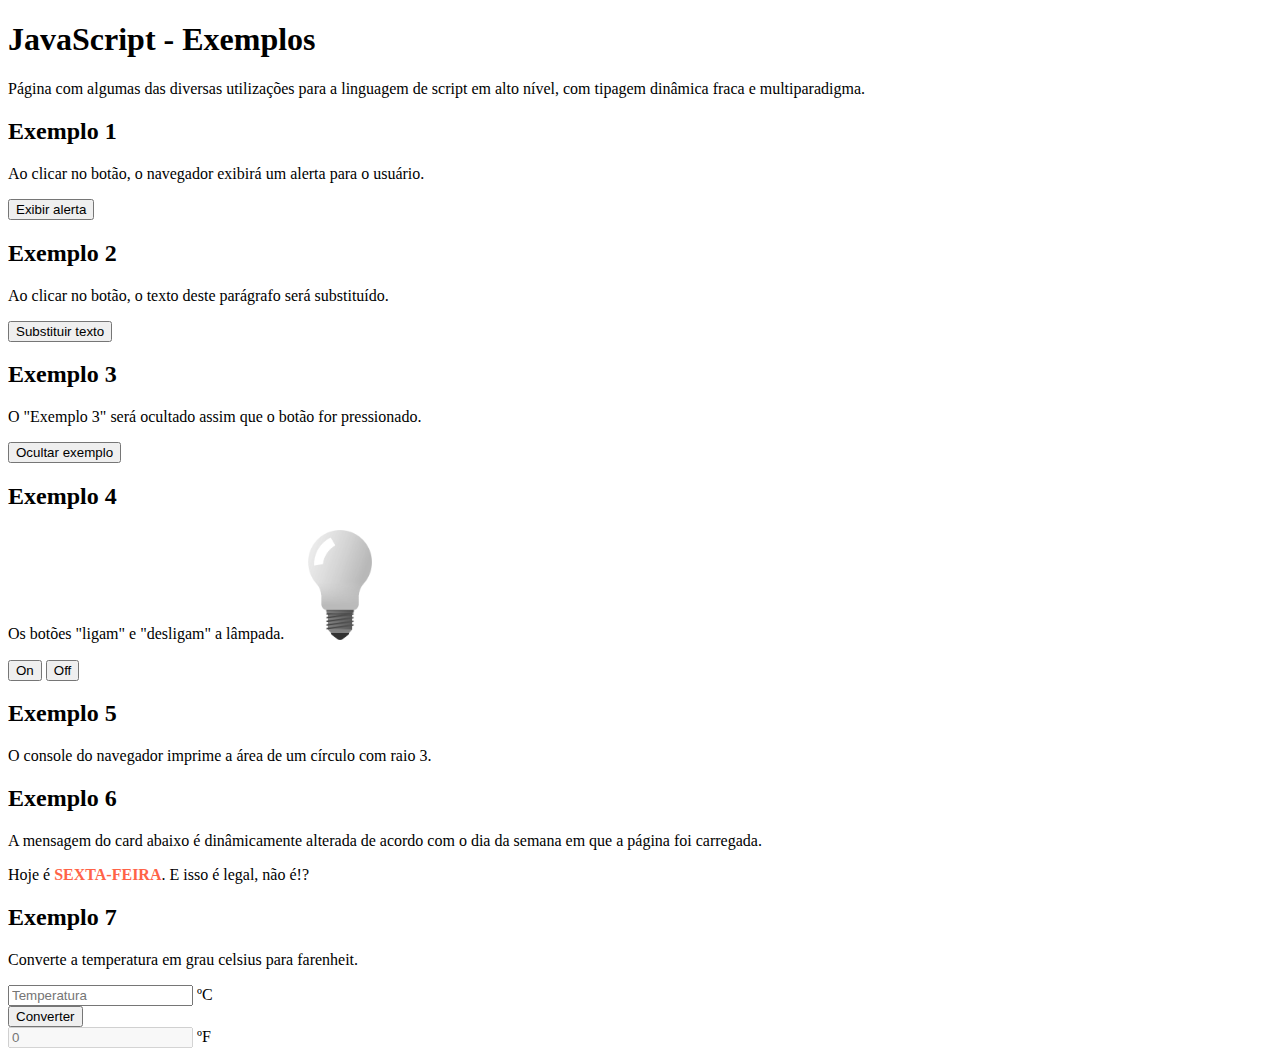
<file: desenvolvidosAula/aula_06-07/index.html>
<!DOCTYPE html>
<html lang="pt-BR">
<head>
    <meta charset="UTF-8">
    <meta http-equiv="X-UA-Compatible" content="IE=edge">
    <meta name="viewport" content="width=device-width, initial-scale=1.0">
    <link rel="stylesheet" href="https://cdnjs.cloudflare.com/ajax/libs/twitter-bootstrap/5.1.3/css/bootstrap.min.css" integrity="sha512-GQGU0fMMi238uA+a/bdWJfpUGKUkBdgfFdgBm72SUQ6BeyWjoY/ton0tEjH+OSH9iP4Dfh+7HM0I9f5eR0L/4w==" crossorigin="anonymous" referrerpolicy="no-referrer" />
    <link rel="stylesheet" href="style.css">
    <script defer src="main.js"></script>
    <title>Exemplo Javascript</title>
</head>
<body>
    <div class="container py-5">
        <div class="p-5 mb-4 bg-dark text-white rounded-3">
            <div class="container-fluid py-5">
              <h1 class="display-5 fw-bold">JavaScript - Exemplos</h1>
              <p class="col-md-8 lead">Página com algumas das diversas utilizações para a linguagem de script em alto nível, com tipagem dinâmica fraca e multiparadigma.</p>
            </div>
        </div>
        <div class="p-5 mb-4 bg-light rounded-3">
            <div class="container-fluid py-5">
              <h2 class="display-7 fw-bold">Exemplo 1</h2>
              <p class="col-md-8 lead">Ao clicar no botão, o navegador exibirá um alerta para o usuário.</p>
              <button id="btn-alerta" class="btn btn-primary">Exibir alerta</button>
            </div>
        </div>
        <div class="p-5 mb-4 bg-light rounded-3">
            <div class="container-fluid py-5">
              <h2 class="display-7 fw-bold">Exemplo 2</h2>
              <p id="p-texto" class="col-md-8 lead">Ao clicar no botão, o texto deste parágrafo será substituído.
            </p>
              <button id="btn-substitui-p-texto" class="btn btn-warning">Substituir texto</button>
            </div>
        </div>
        <div id="exemplo-3" class="p-5 mb-4 bg-light rounded-3">
            <div class="container-fluid py-5">
              <h2 class="display-7 fw-bold">Exemplo 3</h2>
              <p class="col-md-8 lead">O "Exemplo 3" será ocultado assim que o botão for pressionado.
            </p>
            <button id="btn-ocultar-exemplo-3" class="btn btn-danger">Ocultar exemplo</button>
            </div>
        </div>
        <div class="p-5 mb-4 bg-light rounded-3">
            <div class="container-fluid py-5">
              <h2 class="display-7 fw-bold">Exemplo 4</h2>
              <p class="col-md-8 lead">Os botões "ligam" e "desligam" a lâmpada.
              <img class="lampada" src="images/lamp-off.png" alt="Lâmpada apagada" width="64">
            </p>
            <div class="btn-group" role="group">
                <button id="liga-lampada" type="button" class="btn btn-outline-success">On</button>
                <button id="desliga-lampada" type="button" class="btn btn-outline-danger">Off</button>
              </div>
            </div>
        </div>
        <div class="p-5 mb-4 bg-light rounded-3">
            <div class="container-fluid py-5">
              <h2 class="display-7 fw-bold">Exemplo 5</h2>
              <p class="col-md-8 lead">O console do navegador imprime a área de um círculo com raio 3.</p>
            </div>
        </div>
        <div class="p-5 mb-4 bg-light rounded-3">
            <div class="container-fluid py-5">
              <h2 class="display-7 fw-bold">Exemplo 6</h2>
              <p class="col-md-8 lead">A mensagem do card abaixo é dinâmicamente alterada de acordo com o dia da semana em que a página foi carregada.</p>
            </div>
            <div class="card">
                <div class="card-body">
                  Hoje é <span class="dia-semana"></span>. E isso é legal, não é!?
                </div>
            </div>
        </div>
        <div class="p-5 mb-4 bg-light rounded-3">
            <div class="container-fluid py-5">
              <h2 class="display-7 fw-bold">Exemplo 7</h2>
              <p class="col-md-8 lead">Converte a temperatura em grau celsius para farenheit.</p>
            </div>
            <div class="row">
                <div class="col-md-2">
                    <div class="input-group mb-3">
                        <input type="number" class="form-control" placeholder="Temperatura">
                        <span class="input-group-text">ºC</span>
                      </div>
                </div>
                <div class="col-md-2">
                    <div class="d-grid gap-2">
                        <button class="btn btn-info" type="button" id="converter-temperatura">Converter </button>
                    </div>
                </div>
                <div class="col-md-2">
                    <div class="input-group mb-3">
                        <input type="text" class="form-control" placeholder="0" disabled>
                        <span class="input-group-text">ºF</span>
                      </div>
                </div>
            </div>
        </div>
    </div>
</body>
</html>
</file>
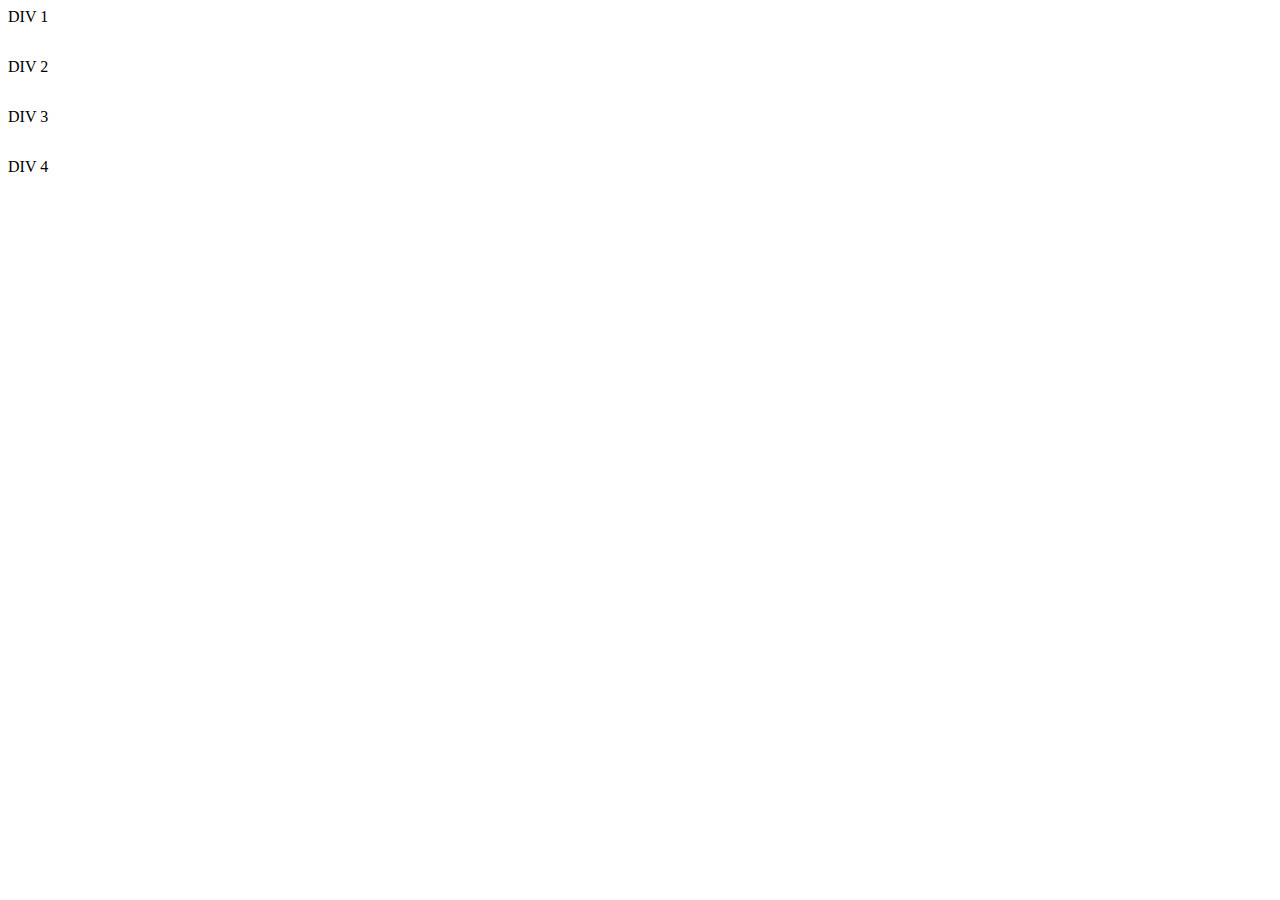
<file: exerciciosDesafios/front-end-02/exercicio/index.html>
<!DOCTYPE html>
<html lang="pt-BR">
<head>
    <meta charset="UTF-8">
    <meta http-equiv="X-UA-Compatible" content="IE=edge">
    <meta name="viewport" content="width=device-width, initial-scale=1.0">
    <link rel="stylesheet" href="estilo.css">
    <title>Exercício 22-06</title>
</head>
<body>
    <div class="container">
        <div class="elemento">DIV 1</div>
        <div class="elemento">DIV 2</div>
        <div class="elemento">DIV 3</div>
        <div class="elemento">DIV 4</div>
    </div>
</body>
</html>
</file>
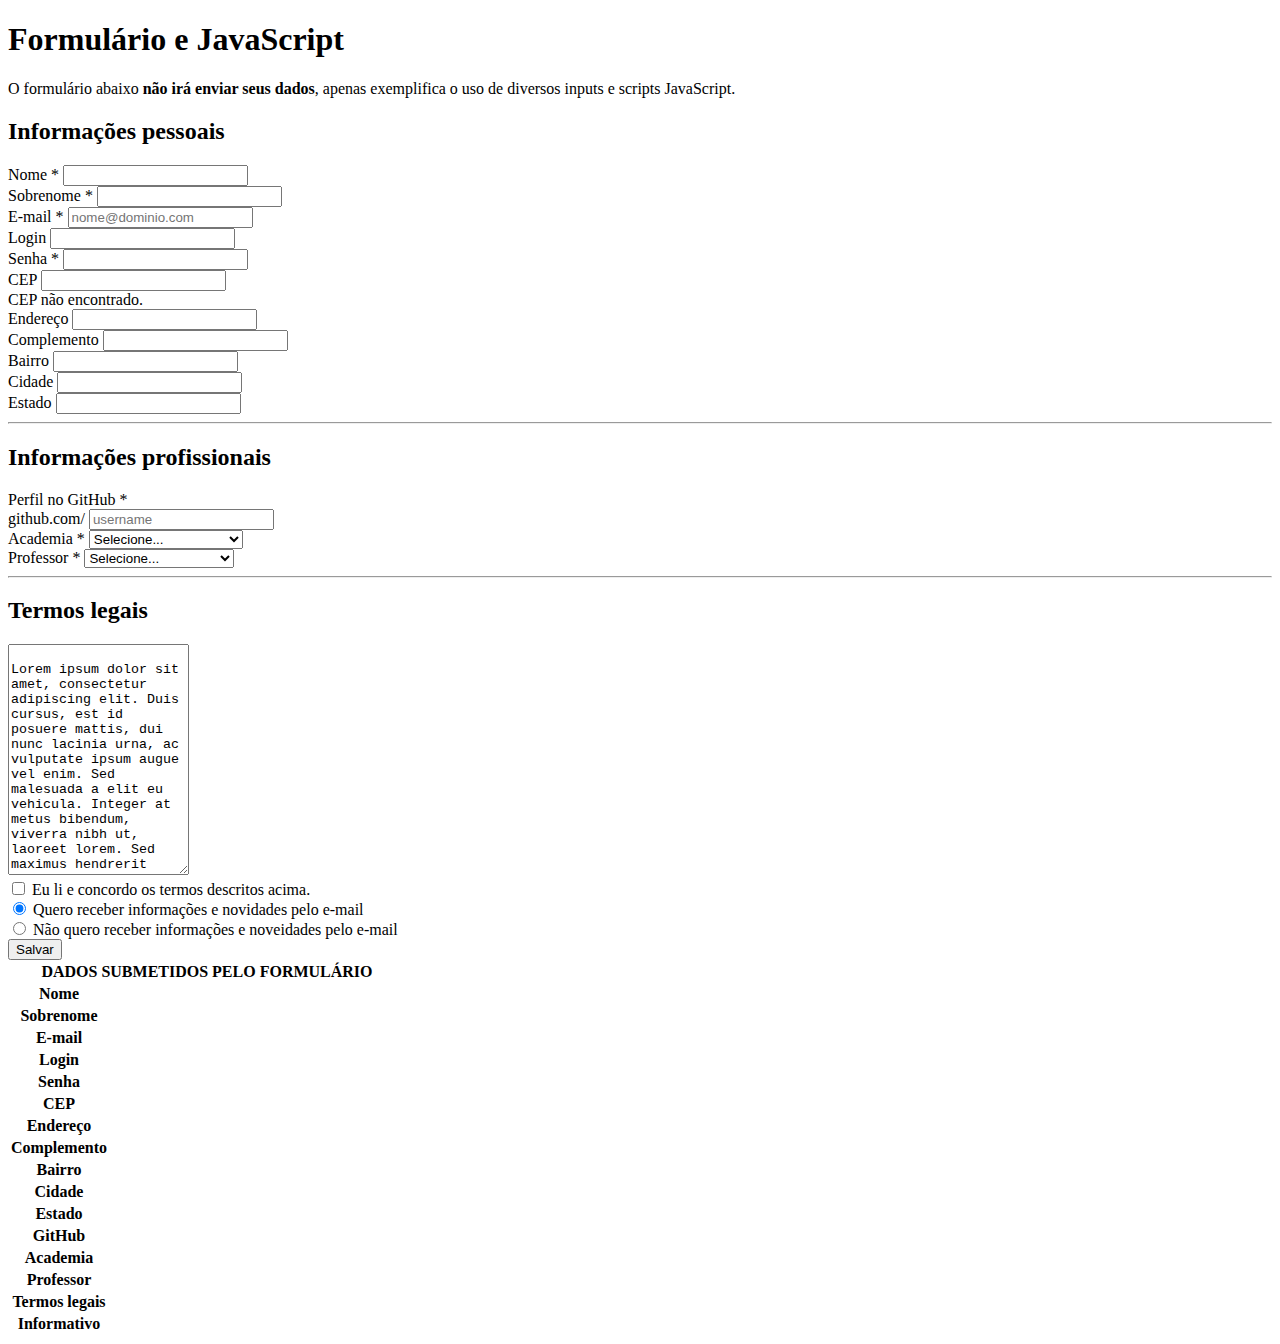
<file: exerciciosDesafios/front-end-03/resolvido/index.html>
<!DOCTYPE html>
<html lang="pt-BR">

<head>
    <meta charset="UTF-8">
    <meta http-equiv="X-UA-Compatible" content="IE=edge">
    <meta name="viewport" content="width=device-width, initial-scale=1.0">
    <link rel="stylesheet" href="https://cdnjs.cloudflare.com/ajax/libs/twitter-bootstrap/5.1.3/css/bootstrap.min.css"
        integrity="sha512-GQGU0fMMi238uA+a/bdWJfpUGKUkBdgfFdgBm72SUQ6BeyWjoY/ton0tEjH+OSH9iP4Dfh+7HM0I9f5eR0L/4w=="
        crossorigin="anonymous" referrerpolicy="no-referrer" />
    <link rel="stylesheet" href="style.css">
    <script defer src="main.js"></script>
    <title>Exemplo | Formulário e JavaScript</title>
</head>

<body class="bg-light">
    <div class="container">
        <div class="py-5 text-center">
            <h1>Formulário e JavaScript</h1>
            <p class="lead">O formulário abaixo <strong>não irá enviar seus dados</strong>, apenas exemplifica o uso de diversos inputs e scripts JavaScript.</p>
        </div>
        <main>
            <div class="container-fluid">
                <form id="formulario">
                    <section class="row g-3">
                        <h2 class="mb-3 fs-4">Informações pessoais</h2>
                        <div class="col-sm-6">
                            <label for="nome" class="form-label">Nome <span class="text-danger">*</span></label>
                            <input type="text" class="form-control" id="nome" pattern="^[A-Za-z]+$" title="Você deve informar um nome válido" required>
                        </div>
                        <div class="col-sm-6">
                            <label for="sobrenome" class="form-label">Sobrenome <span
                                    class="text-danger">*</span></label>
                            <input type="text" class="form-control" id="sobrenome" pattern="^[A-Za-z]+$" title="Você deve informar um sobrenome válido" required>
                        </div>
                        <div class="col-md-4">
                            <label for="email" class="form-label">E-mail <span class="text-danger">*</span></label>
                            <input type="email" class="form-control" id="email" placeholder="nome@dominio.com" required>
                        </div>
                        <div class="col-md-4">
                            <label for="login" class="form-label">Login</label>
                            <input type="text" class="form-control" id="login" readonly>
                        </div>
                        <div class="col-md-4">
                            <label for="senha" class="form-label">Senha <span class="text-danger">*</span></label>
                            <input type="password" class="form-control" id="senha">
                        </div>
                        <div class="col-md-2">
                            <label for="cep" class="form-label">CEP</label>
                            <input type="number" class="form-control" id="cep">
                            <div id="cep-erro" class="form-text text-danger d-none">CEP não encontrado.</div>
                        </div>
                        <div class="col-md-6">
                            <label for="endereco" class="form-label">Endereço</label>
                            <input type="text" class="form-control" id="endereco">
                        </div>
                        <div class="col-md-4">
                            <label for="complemento" class="form-label">Complemento</label>
                            <input type="text" class="form-control" id="complemento">
                        </div>
                        <div class="col-4">
                            <label for="bairro" class="form-label">Bairro</label>
                            <input type="text" class="form-control" id="bairro">
                        </div>
                        <div class="col-6">
                            <label for="cidade" class="form-label">Cidade</label>
                            <input type="text" class="form-control" id="cidade">
                        </div>
                        <div class="col-2">
                            <label for="estado" class="form-label">Estado</label>
                            <input type="text" class="form-control" id="estado">
                        </div>
                    </section>
                    <hr class="my-4">
                    <section class="row g-3">
                        <h2 class="mb-2 fs-4">Informações profissionais</h2>
                        <div class="col-md-6">
                            <label for="github" class="form-label">Perfil no GitHub <span
                                    class="text-danger">*</span></label>
                            <div class="input-group">
                                <span class="input-group-text">github.com/</span>
                                <input type="text" class="form-control" id="github" placeholder="username" required>
                            </div>
                        </div>

                        <div class="col-md-3">
                            <label for="academia" class="form-label">Academia <span
                                class="text-danger">*</span></label>
                            <select class="form-select" id="academia" required>
                                <option value="">Selecione...</option>
                                <option value="dot-net">Academia Atos - .NET</option>
                                <option value="java">Academia Atos - Java</option>
                            </select>
                        </div>

                        <div class="col-md-3">
                            <label for="professor" class="form-label">Professor <span
                                class="text-danger">*</span></label>
                            <select class="form-select" id="professor" required>
                                <option value="">Selecione...</option>
                                <option value="1">Alexandre Zamberlan</option>
                                <option value="2">Deivison Pasa</option>
                                <option value="3">Fabrício Tonetto</option>
                                <option value="4">Herysson Figueiredo</option>
                                <option value="5">Lucas Schlestein</option>
                                <option value="6">Ricardo Frohlich</option>
                            </select>
                        </div>
                    </section>
                    <hr class="my-4">
                    <section class="row g-3">
                        <h2 class="mb-2 fs-4">Termos legais</h2>

                        <div class="mb-3">
                            <textarea class="form-control" rows="15" readonly>
                            Lorem ipsum dolor sit amet, consectetur adipiscing elit. Duis cursus, est id posuere mattis, dui nunc lacinia urna, ac vulputate ipsum augue vel enim. Sed malesuada a elit eu vehicula. Integer at metus bibendum, viverra nibh ut, laoreet lorem. Sed maximus hendrerit semper. Proin eget eros nec ante placerat malesuada. Aenean volutpat accumsan nulla, et sodales ex lobortis sed. Aliquam mattis nisi turpis, eu commodo nulla placerat in. Nulla sit amet euismod est. Nam lacinia, orci vel gravida gravida, mauris elit eleifend magna, a ullamcorper sapien nunc quis ex. Ut egestas rutrum sem in luctus. Sed cursus massa ut venenatis vestibulum.
                            Nunc nec sapien at orci sodales condimentum. Class aptent taciti sociosqu ad litora torquent per conubia nostra, per inceptos himenaeos. Pellentesque habitant morbi tristique senectus et netus et malesuada fames ac turpis egestas. Sed scelerisque aliquet velit, eleifend iaculis arcu consequat in. Maecenas finibus consequat tortor, nec fermentum mauris accumsan a. Aenean consequat, quam sed ultricies feugiat, arcu enim finibus tellus, sed venenatis ipsum lorem id velit. Vestibulum ut dolor ex. Maecenas finibus nisl ut leo lacinia, pulvinar laoreet risus posuere. Proin in accumsan mauris. Nulla gravida elit non lectus tristique, ut pharetra lectus ullamcorper. Nam in velit nisl. Praesent interdum urna ornare nisi congue aliquam. Fusce arcu mauris, mollis et tristique eget, tristique ut dui.
                            Quisque sed volutpat odio. Sed ornare blandit lorem vel fringilla. Cras mi nisl, interdum quis molestie mattis, placerat in nisi. Proin mollis orci quis tortor sollicitudin, condimentum interdum odio accumsan. Maecenas eu ornare dolor, eget cursus magna. Vivamus condimentum, quam ac blandit volutpat, tortor lectus vehicula lacus, vitae pellentesque risus odio non arcu. Quisque ultrices non nibh id ullamcorper. Vivamus eget sagittis lacus. Suspendisse eu tortor et lectus convallis lobortis vitae id arcu. Nam dignissim nulla eget scelerisque cursus.
                            In elit tellus, commodo ac ullamcorper eu, eleifend a quam. Praesent convallis neque eu felis porttitor, ac molestie risus laoreet. Vestibulum congue fringilla tortor, a tincidunt eros venenatis et. Lorem ipsum dolor sit amet, consectetur adipiscing elit. Sed sed feugiat ligula, ut ultricies dui. Morbi a eros orci. Interdum et malesuada fames ac ante ipsum primis in faucibus. Pellentesque habitant morbi tristique senectus et netus et malesuada fames ac turpis egestas. Ut faucibus urna mi, non malesuada nunc iaculis elementum. Pellentesque ullamcorper sem sit amet diam tempus aliquam eu at dui. Nunc molestie, arcu id mollis tempor, tellus magna bibendum elit, ac varius velit elit id eros.
                            Nulla gravida semper ante. Pellentesque nisi quam, suscipit sed viverra ut, commodo at tortor. Nulla volutpat molestie lacus, in pellentesque enim fringilla in. In sollicitudin sem venenatis iaculis sagittis. Maecenas et fermentum neque, vitae vestibulum enim. Ut id neque quis ante aliquam dapibus. Duis efficitur sollicitudin gravida. Maecenas metus tortor, maximus ut tempus at, ornare eu nulla. Donec lacus risus, sagittis ut venenatis ut, suscipit vitae erat. Mauris dui nisl, scelerisque et nisl id, volutpat tempus eros. Quisque dignissim justo pharetra venenatis ultrices. Nullam ullamcorper justo nec elit tristique, et dignissim erat ornare. Suspendisse erat massa, fermentum a convallis eu, dapibus eu nisl. Pellentesque aliquet semper augue at feugiat.
                            Lorem ipsum dolor sit amet consectetur adipisicing elit. Odio rerum corrupti iste a aliquid soluta. Labore a mollitia quo porro quasi omnis, officiis commodi debitis repellat nihil, iste vero fugiat.</textarea>
                            <div class="form-check mt-2">
                                <input type="checkbox" class="form-check-input" id="termos" required>
                                <label class="form-check-label" for="termos">Eu li e concordo os termos descritos
                                    acima.</label>
                            </div>
                        </div>

                        <div class="my-3">
                            <div class="form-check">
                                <input name="info" id="info-sim" type="radio" class="form-check-input" value="info-sim" checked>
                                <label class="form-check-label" for="info-sim">Quero receber informações e novidades pelo
                                    e-mail</label>
                            </div>
                            <div class="form-check">
                                <input name="info" id="info-nao" type="radio" class="form-check-input" value="info-nao">
                                <label class="form-check-label" for="info-nao">Não quero receber informações e noveidades
                                    pelo e-mail</label>
                            </div>
                        </div>
                    </section>
                    <button class="w-100 btn btn-primary my-4" type="submit">Salvar</button>
                </form>
            </div>
        </main>
        <section id="tabela-dados" class="bg-white p-5 mb-5 d-none">
            <table class="table">
                <thead>
                    <tr>
                        <th colspan="2">DADOS SUBMETIDOS PELO FORMULÁRIO</th>
                    </tr>
                </thead>
                <tbody>
                    <tr>
                        <th>Nome</th>
                        <td id="t-nome"></td>
                    </tr>
                    <tr>
                        <th>Sobrenome</th>
                        <td id="t-sobrenome"></td>
                    </tr>
                    <tr>
                        <th>E-mail</th>
                        <td id="t-email"></td>
                    </tr>
                    <tr>
                        <th>Login</th>
                        <td id="t-login"></td>
                    </tr>
                    <tr>
                        <th>Senha</th>
                        <td id="t-senha"></td>
                    </tr>
                    <tr>
                        <th>CEP</th>
                        <td id="t-cep"></td>
                    </tr>
                    <tr>
                        <th>Endereço</th>
                        <td id="t-endereco"></td>
                    </tr>
                    <tr>
                        <th>Complemento</th>
                        <td id="t-complemento"></td>
                    </tr>
                    <tr>
                        <th>Bairro</th>
                        <td id="t-bairro"></td>
                    </tr>
                    <tr>
                        <th>Cidade</th>
                        <td id="t-cidade"></td>
                    </tr>
                    <tr>
                        <th>Estado</th>
                        <td id="t-estado"></td>
                    </tr>
                    <tr>
                        <th>GitHub</th>
                        <td id="t-github"></td>
                    </tr>
                    <tr>
                        <th>Academia</th>
                        <td id="t-academia"></td>
                    </tr>
                    <tr>
                        <th>Professor</th>
                        <td id="t-professor"></td>
                    </tr>
                    <tr>
                        <th>Termos legais</th>
                        <td id="t-termos"></td>
                    </tr>
                    <tr>
                        <th>Informativo</th>
                        <td id="t-info"></td>
                    </tr>
                </tbody>
            </table>
        </section>
    </div>
</body>

</html>
</file>
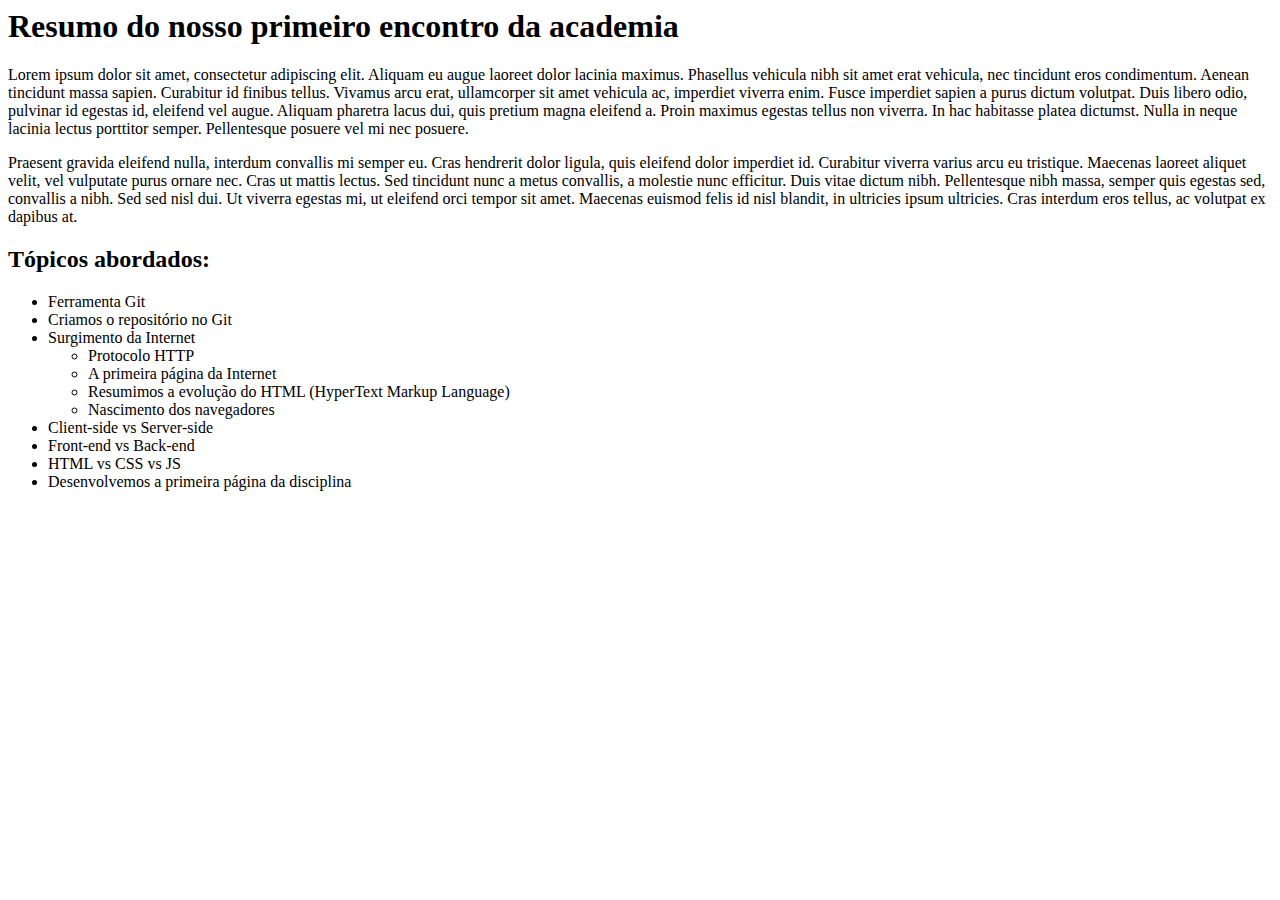
<file: desenvolvidosAula/primeira-pagina.html>
<html>
    <head>
        <title>Primeira página da academia Java</title>
    </head>
    <body>
        <h1>Resumo do nosso primeiro encontro da academia</h1>
    
        <p>Lorem ipsum dolor sit amet, consectetur adipiscing elit. Aliquam eu augue laoreet dolor lacinia maximus. Phasellus vehicula nibh sit amet erat vehicula, nec tincidunt eros condimentum. Aenean tincidunt massa sapien. Curabitur id finibus tellus. Vivamus arcu erat, ullamcorper sit amet vehicula ac, imperdiet viverra enim. Fusce imperdiet sapien a purus dictum volutpat. Duis libero odio, pulvinar id egestas id, eleifend vel augue. Aliquam pharetra lacus dui, quis pretium magna eleifend a. Proin maximus egestas tellus non viverra. In hac habitasse platea dictumst. Nulla in neque lacinia lectus porttitor semper. Pellentesque posuere vel mi nec posuere.</p>
        <p>Praesent gravida eleifend nulla, interdum convallis mi semper eu. Cras hendrerit dolor ligula, quis eleifend dolor imperdiet id. Curabitur viverra varius arcu eu tristique. Maecenas laoreet aliquet velit, vel vulputate purus ornare nec. Cras ut mattis lectus. Sed tincidunt nunc a metus convallis, a molestie nunc efficitur. Duis vitae dictum nibh. Pellentesque nibh massa, semper quis egestas sed, convallis a nibh. Sed sed nisl dui. Ut viverra egestas mi, ut eleifend orci tempor sit amet. Maecenas euismod felis id nisl blandit, in ultricies ipsum ultricies. Cras interdum eros tellus, ac volutpat ex dapibus at.</p>
        
        <h2>Tópicos abordados:</h2>
        
        <ul>
            <li>Ferramenta Git</li>
            <li>Criamos o repositório no Git</li>
            <li>Surgimento da Internet
                <ul>
                    <li>Protocolo HTTP</li>
                    <li>A primeira página da Internet</li>
                    <li>Resumimos a evolução do HTML (HyperText Markup Language)</li>
                    <li>Nascimento dos navegadores</li>
                </ul>
            </li>
            <li>Client-side vs Server-side</li>
            <li>Front-end vs Back-end</li>
            <li>HTML vs CSS vs JS</li>
            <li>Desenvolvemos a primeira página da disciplina</li>
        </ul>        
    </body>
</html>
</file>
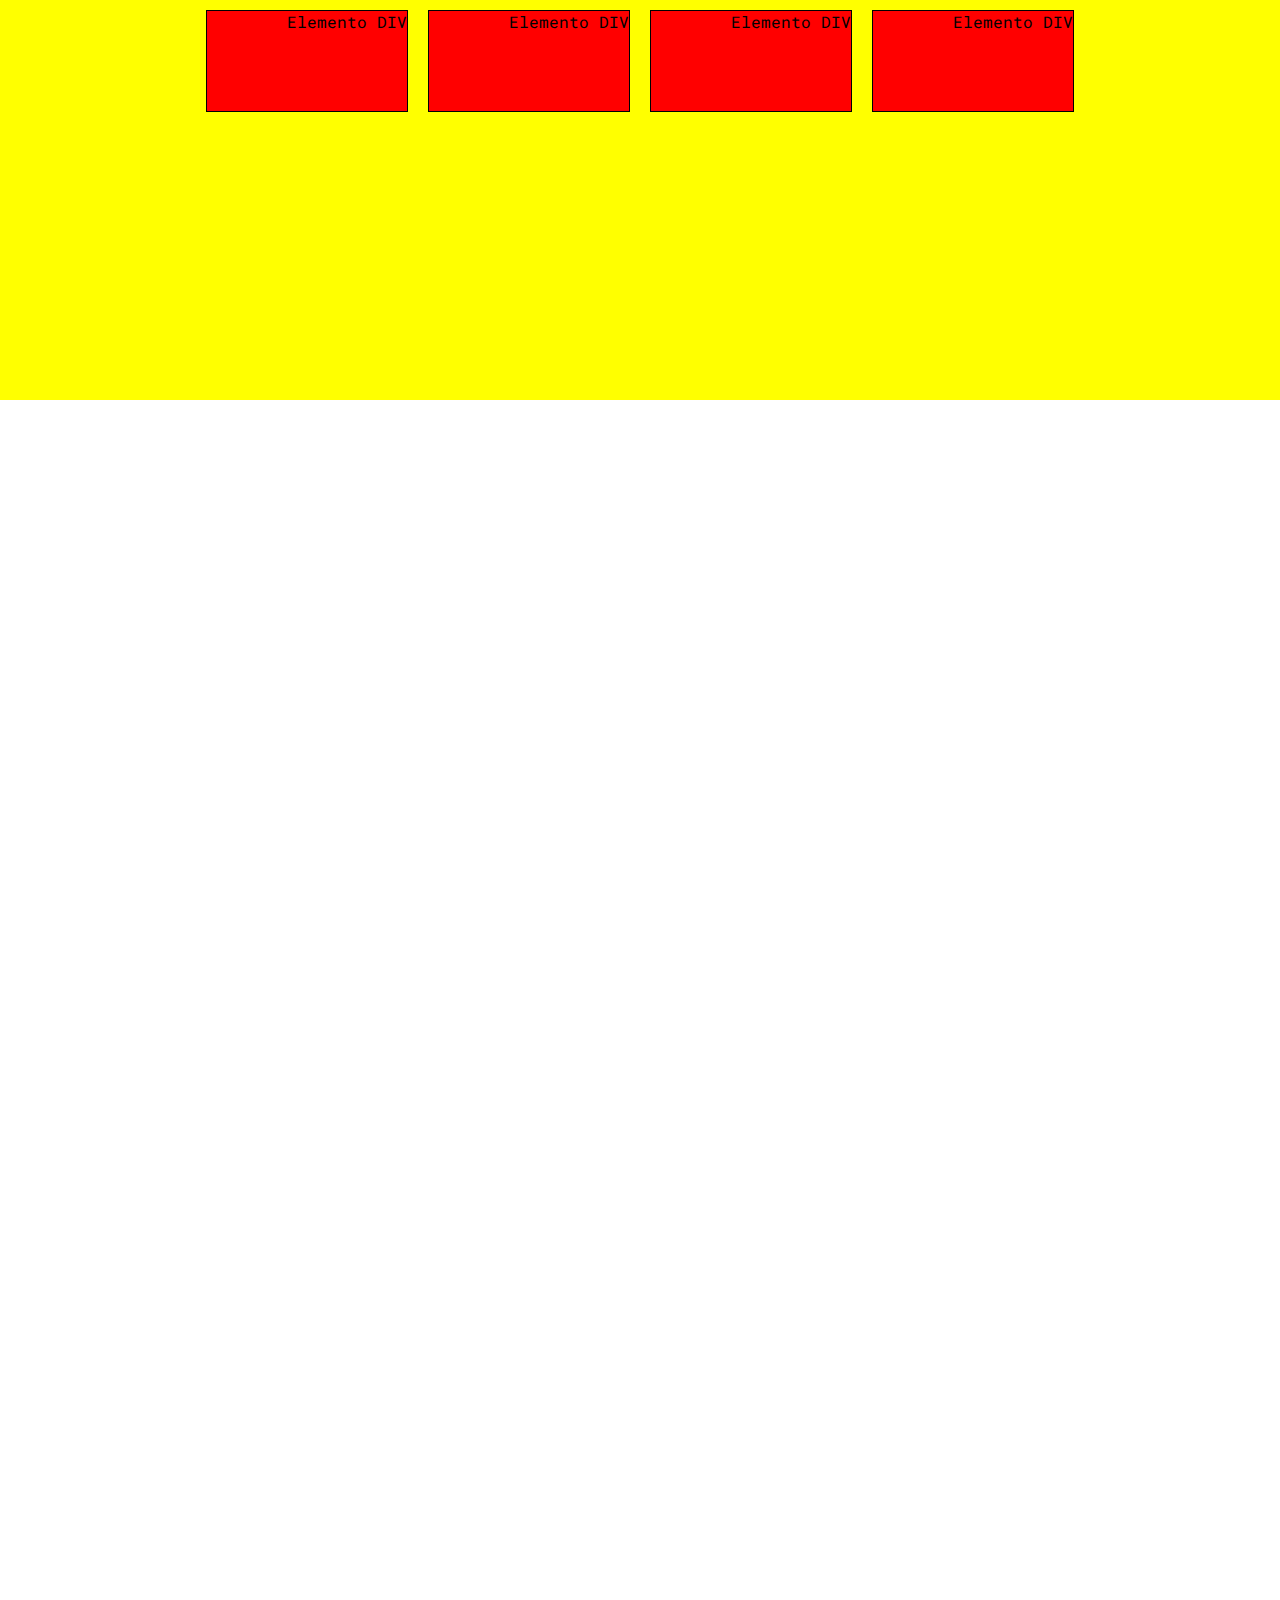
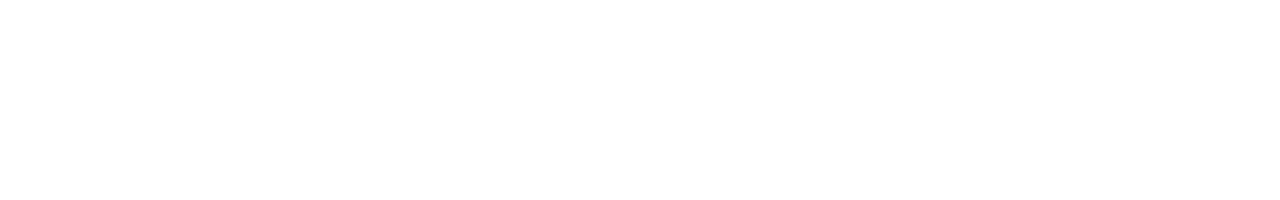
<file: desenvolvidosAula/aula_22-06/exibicao.html>
<!DOCTYPE html>
<html lang="pt-BR">
<head>
    <meta charset="UTF-8">
    <meta http-equiv="X-UA-Compatible" content="IE=edge">
    <meta name="viewport" content="width=device-width, initial-scale=1.0">
    <link rel="stylesheet" href="estilo.css">
    <title>Exibição de elementos</title>
</head>
<body>
    <div class="container">
        <div class="div">Elemento DIV</div>
        <div class="div">Elemento DIV</div>
        <div class="div">Elemento DIV</div>
        <div class="div">Elemento DIV</div>
    </div>
</body>
</html>
</file>
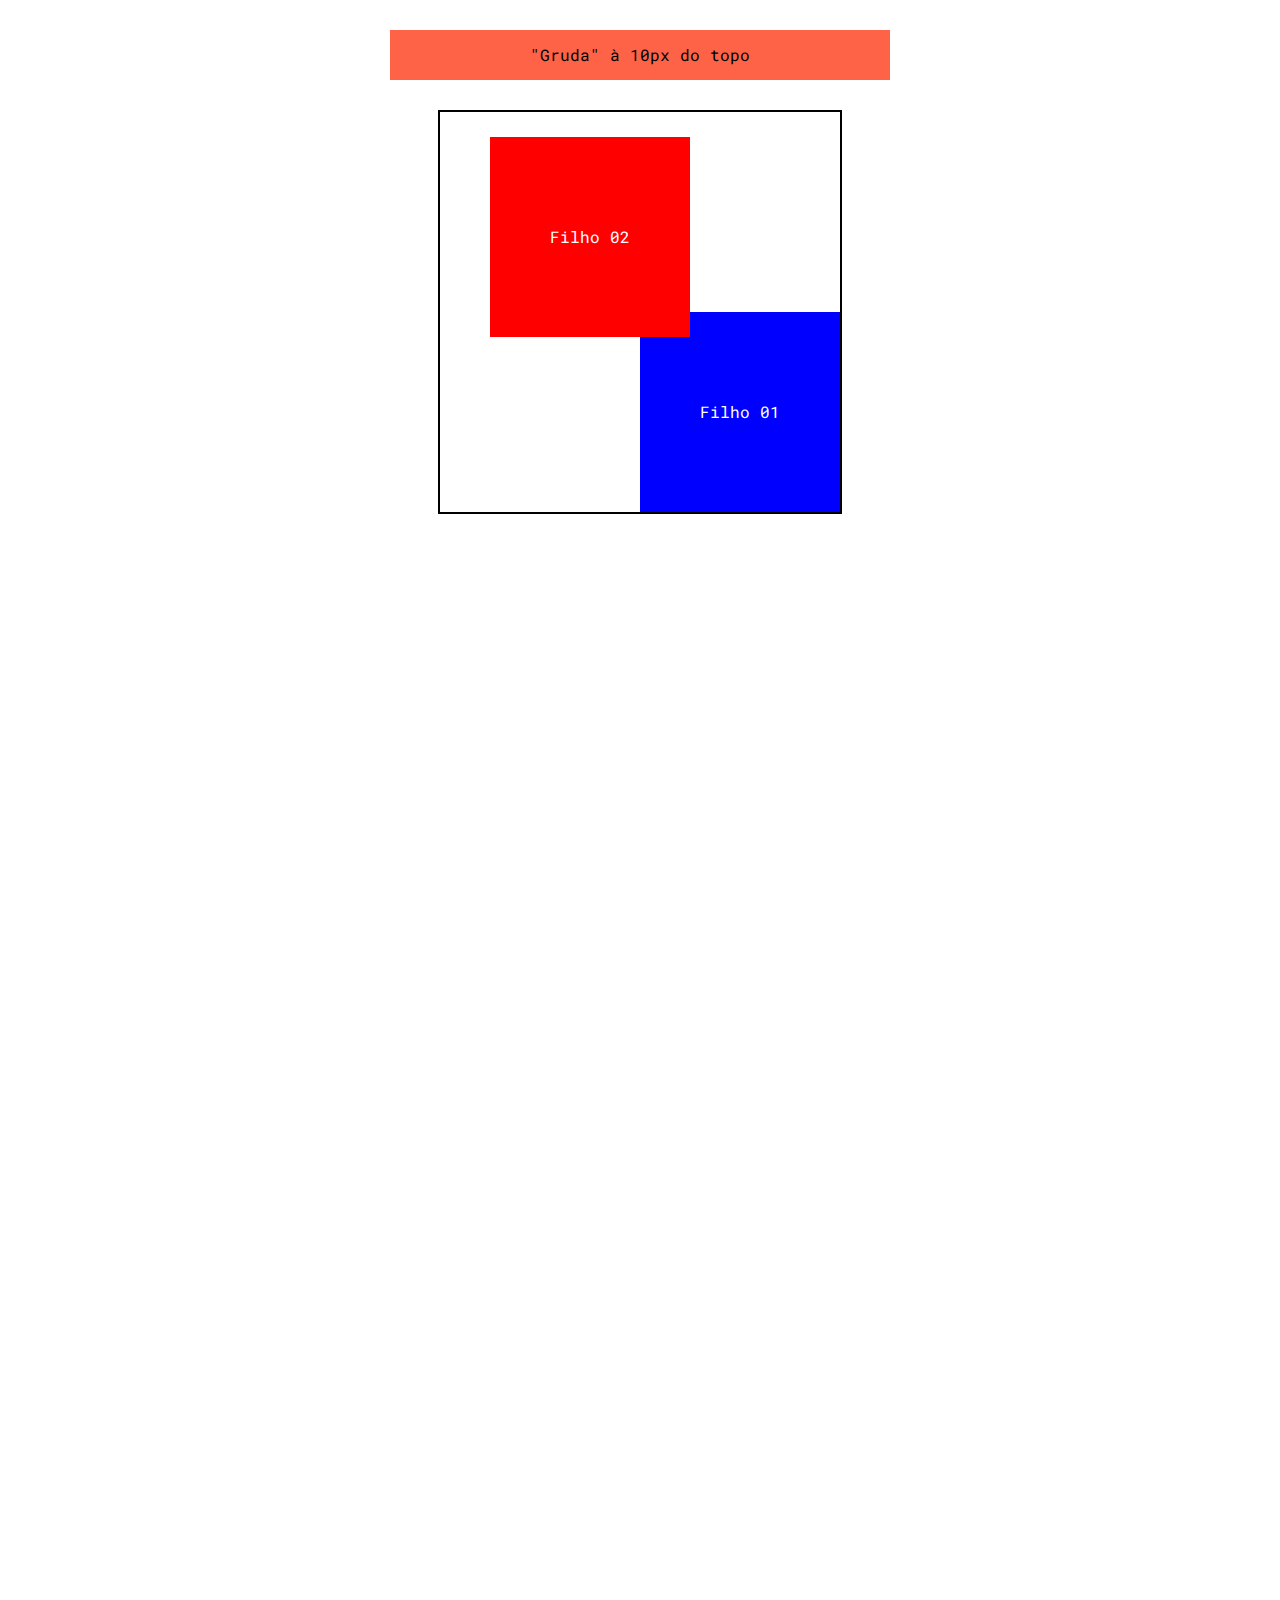
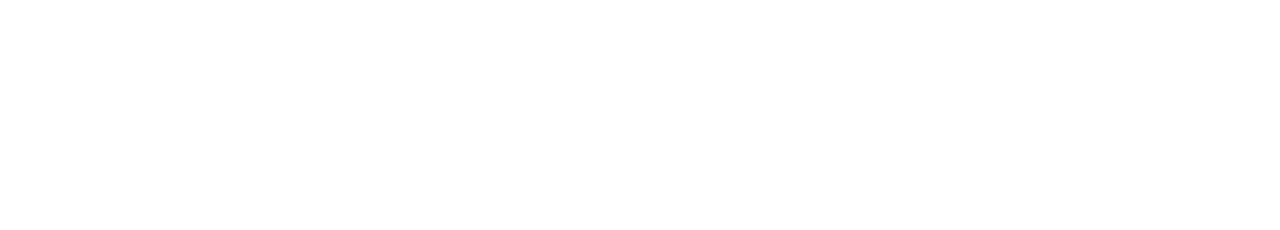
<file: desenvolvidosAula/aula_22-06/posicionamento.html>
<!DOCTYPE html>
<html lang="pt-BR">
<head>
    <meta charset="UTF-8">
    <meta http-equiv="X-UA-Compatible" content="IE=edge">
    <meta name="viewport" content="width=device-width, initial-scale=1.0">
    <link rel="stylesheet" href="estilo.css">
    <title>Posicionamento de elementos</title>
</head>
<body>
    <div class="adesivo">"Gruda" à 10px do topo</div>
    <div class="pai">
        <div class="filho1">Filho 01</div>
        <div class="filho2">Filho 02</div>
    </div>

</body>
</html>
</file>
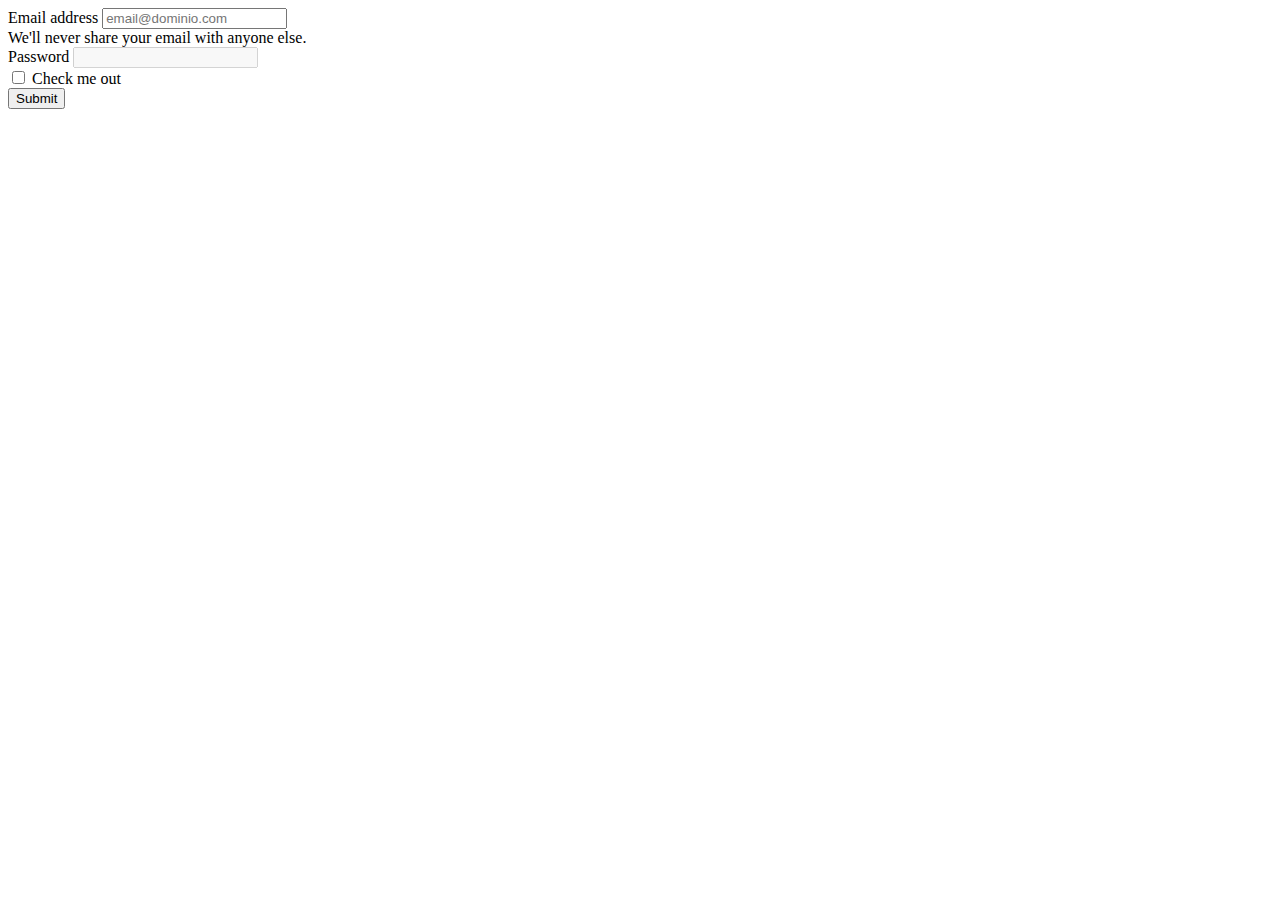
<file: desenvolvidosAula/aula_25-06/forms.html>
<!DOCTYPE html>
<html lang="pt-BR">
<head>
    <meta charset="UTF-8">
    <meta http-equiv="X-UA-Compatible" content="IE=edge">
    <meta name="viewport" content="width=device-width, initial-scale=1.0">
    <link href="https://cdn.jsdelivr.net/npm/bootstrap@5.2.0-beta1/dist/css/bootstrap.min.css" rel="stylesheet" integrity="sha384-0evHe/X+R7YkIZDRvuzKMRqM+OrBnVFBL6DOitfPri4tjfHxaWutUpFmBp4vmVor" crossorigin="anonymous">
    <title>Fomulários</title>
</head>
<body>
    <div class="container">
        <form class="form-floating">
            <div class="mb-3">
              <label for="exampleInputEmail1" class="form-label">Email address</label>
              <input type="email" class="form-control" id="exampleInputEmail1" aria-describedby="emailHelp" placeholder="email@dominio.com">
              <div id="emailHelp" class="form-text">We'll never share your email with anyone else.</div>
            </div>
            <div class="mb-3">
              <label for="exampleInputPassword1" class="form-label">Password</label>
              <input type="password" class="form-control" id="exampleInputPassword1" disabled>
            </div>
            <div class="mb-3 form-check">
              <input type="checkbox" class="form-check-input" id="exampleCheck1">
              <label class="form-check-label" for="exampleCheck1">Check me out</label>
            </div>
            <button type="submit" class="btn btn-danger">Submit</button>
        </form>
    </div>

    <script src="https://cdn.jsdelivr.net/npm/bootstrap@5.2.0-beta1/dist/js/bootstrap.bundle.min.js" integrity="sha384-pprn3073KE6tl6bjs2QrFaJGz5/SUsLqktiwsUTF55Jfv3qYSDhgCecCxMW52nD2" crossorigin="anonymous"></script>
</body>
</html>
</file>
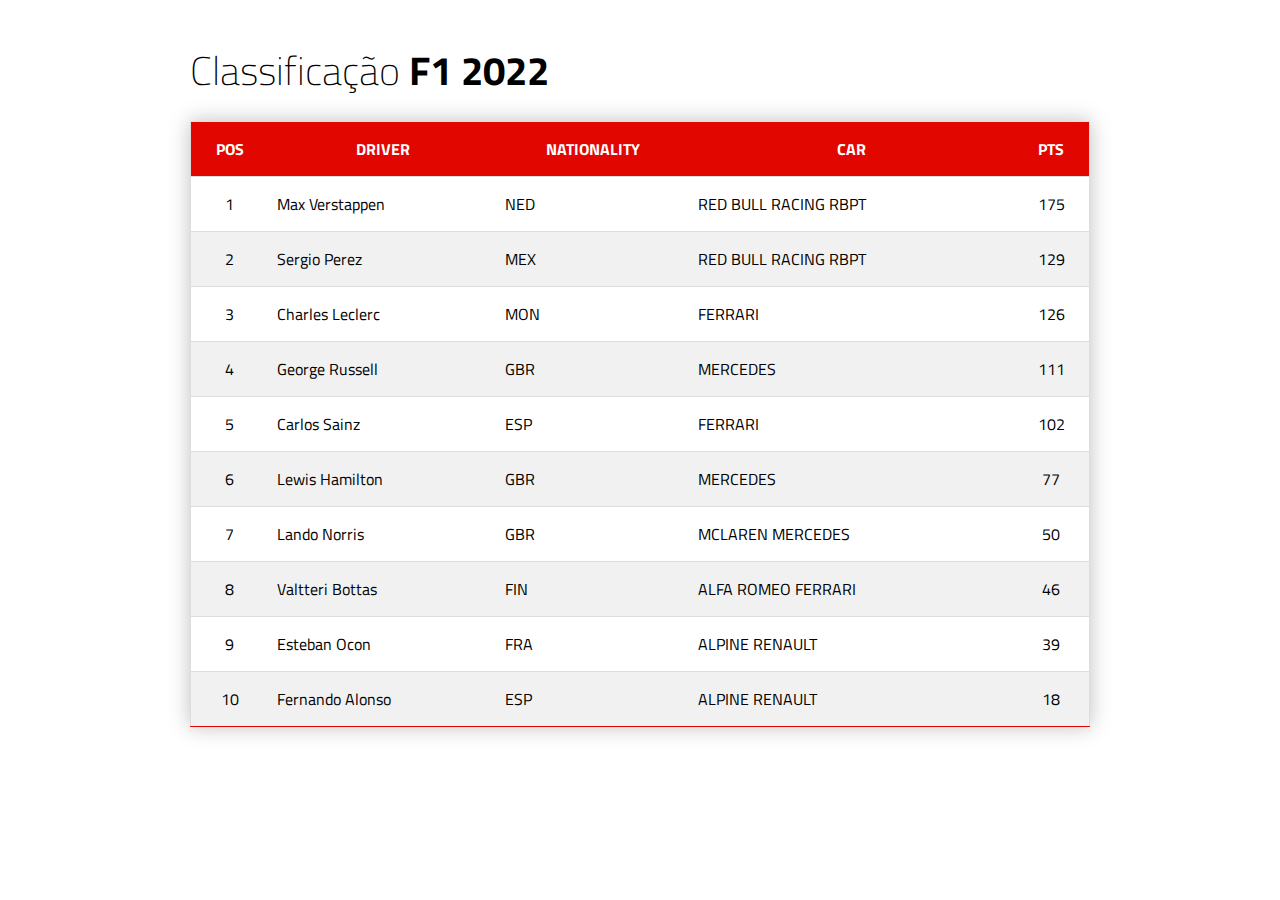
<file: desenvolvidosAula/aula_25-06/table.html>
<!DOCTYPE html>
<html lang="pt-BR">
<head>
    <meta charset="UTF-8">
    <meta http-equiv="X-UA-Compatible" content="IE=edge">
    <meta name="viewport" content="width=device-width, initial-scale=1.0">
    <link rel="stylesheet" href="style.css">
    <title>Elemento TABLE</title>
</head>
<body>
    <table>
        <caption>Classificação <span class="font-bold">F1 2022</span></caption>
        <thead>
            <tr>
                <th>POS</th>
                <th>DRIVER</th>
                <th>NATIONALITY</th>
                <th>CAR</th>
                <th>PTS</th>
            </tr>
        </thead>
        <tfoot>
            <tr>
                <th>POS</th>
                <th>DRIVER</th>
                <th>NATIONALITY</th>
                <th>CAR</th>
                <th>PTS</th>
            </tr>
        </tfoot>
        <tbody class="classe-tabela">
            <tr>
                <td>1</td>
                <td>Max Verstappen</td>
                <td>NED</td>
                <td>RED BULL RACING RBPT</td>
                <td>175</td>
            </tr>
            <tr>
                <td>2</td>
                <td>Sergio Perez</td>
                <td>MEX</td>
                <td>RED BULL RACING RBPT</td>
                <td>129</td>
            </tr>
            <tr>
                <td>3</td>
                <td>Charles Leclerc</td>
                <td>MON</td>
                <td>FERRARI</td>
                <td>126</td>
            </tr>
            <tr>
                <td>4</td>
                <td>George Russell</td>
                <td>GBR</td>
                <td>MERCEDES</td>
                <td>111</td>
            </tr>
            <tr>
                <td>5</td>
                <td>Carlos Sainz</td>
                <td>ESP</td>
                <td>FERRARI</td>
                <td>102</td>
            </tr>
            <tr>
                <td>6</td>
                <td>Lewis Hamilton</td>
                <td>GBR</td>
                <td>MERCEDES</td>
                <td>77</td>
            </tr>
            <tr>
                <td>7</td>
                <td>Lando Norris</td>
                <td>GBR</td>
                <td>MCLAREN MERCEDES</td>
                <td>50</td>
            </tr>
            <tr>
                <td>8</td>
                <td>Valtteri Bottas</td>
                <td>FIN</td>
                <td>ALFA ROMEO FERRARI</td>
                <td>46</td>
            </tr>
            <tr>
                <td>9</td>
                <td>Esteban Ocon</td>
                <td>FRA</td>
                <td>ALPINE RENAULT</td>
                <td>39</td>
            </tr>
            <tr>
                <td>10</td>
                <td>Fernando Alonso</td>
                <td>ESP</td>
                <td>ALPINE RENAULT</td>
                <td>18</td>
            </tr>
        </tbody>
    </table>
</body>
</html>
</file>
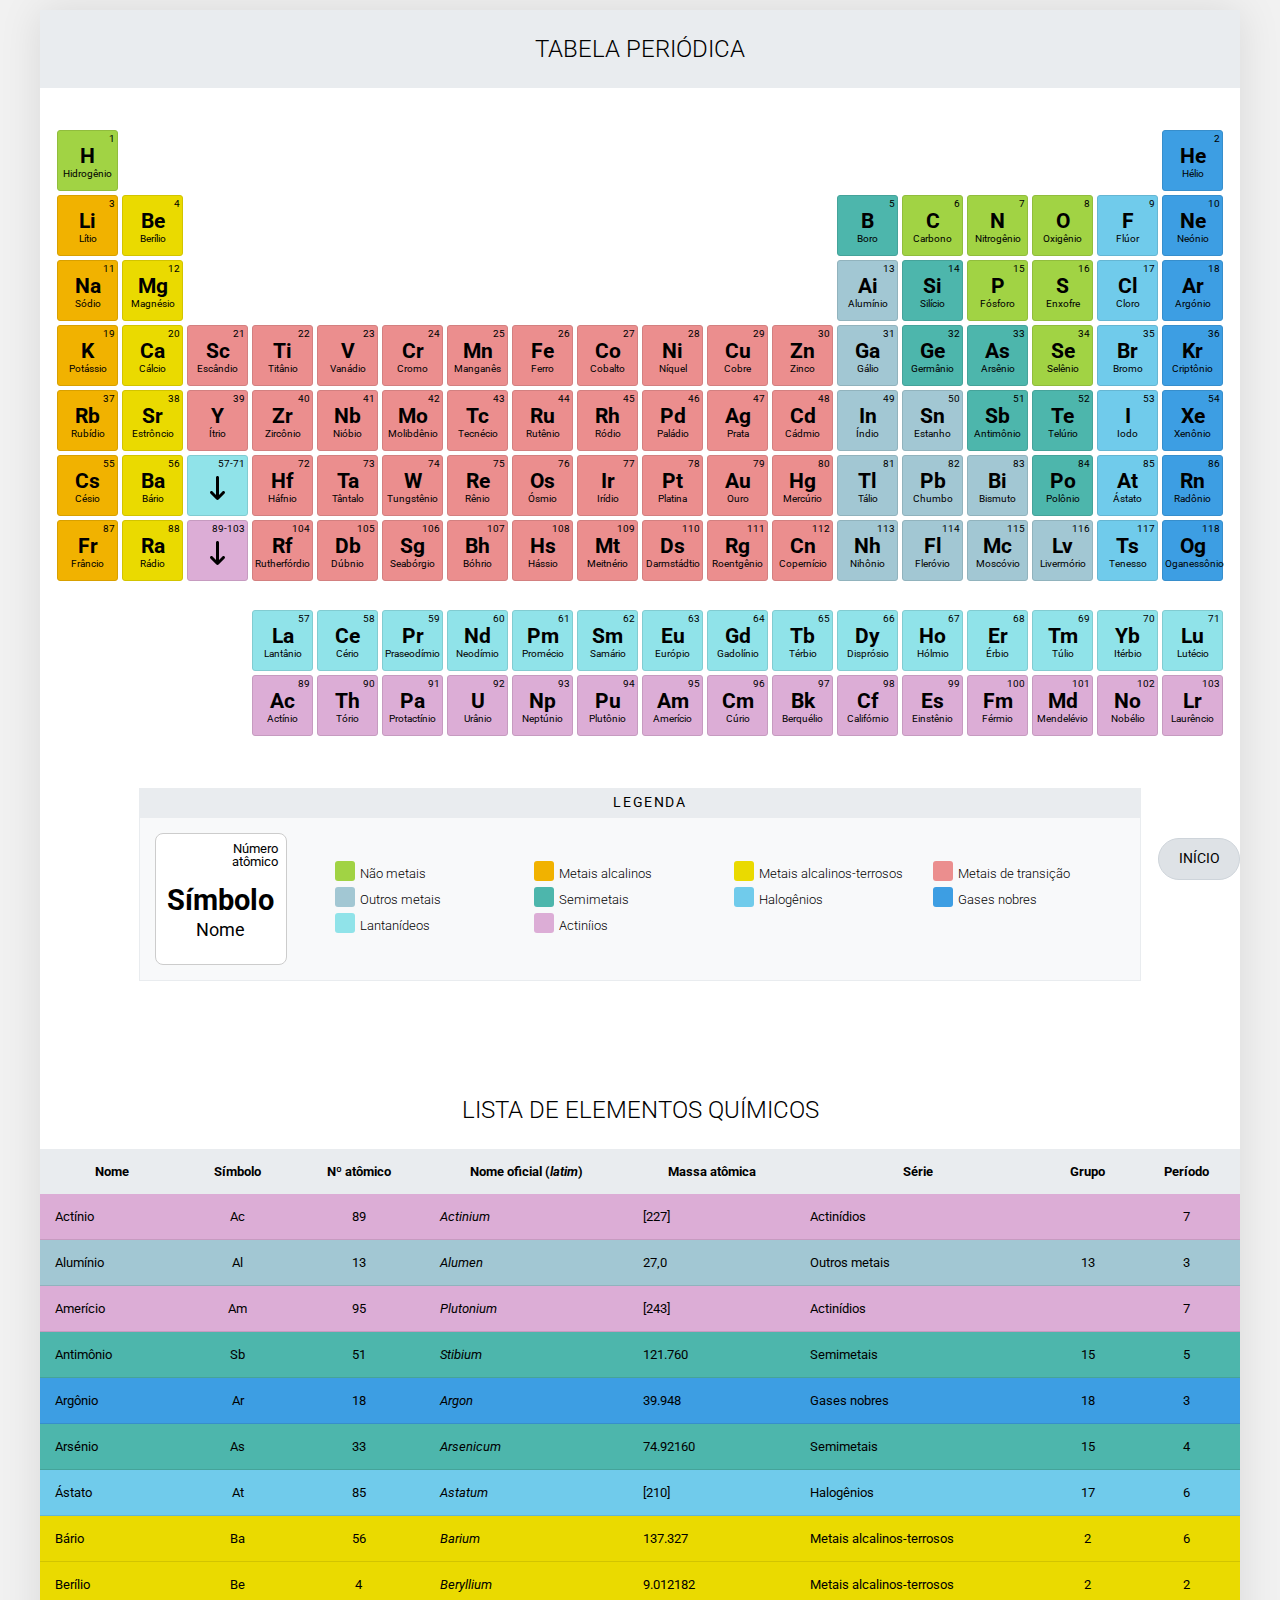
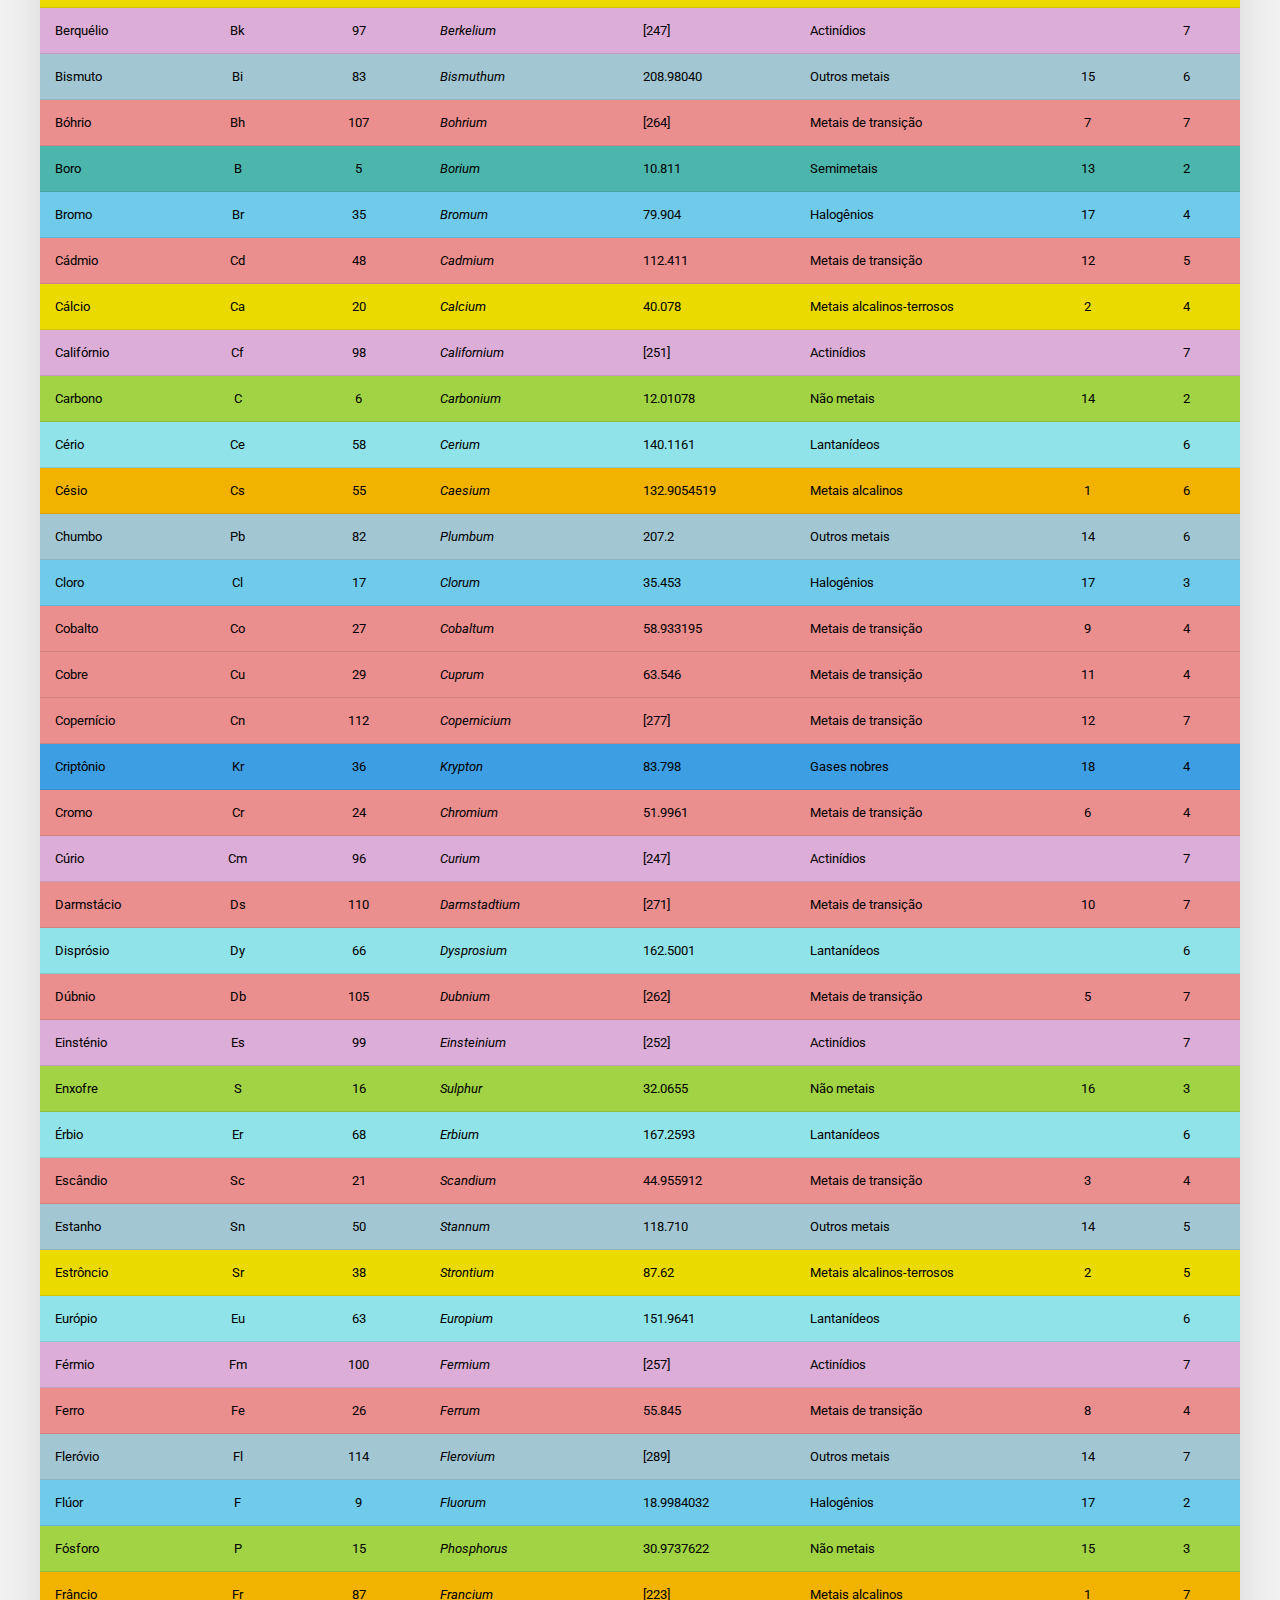
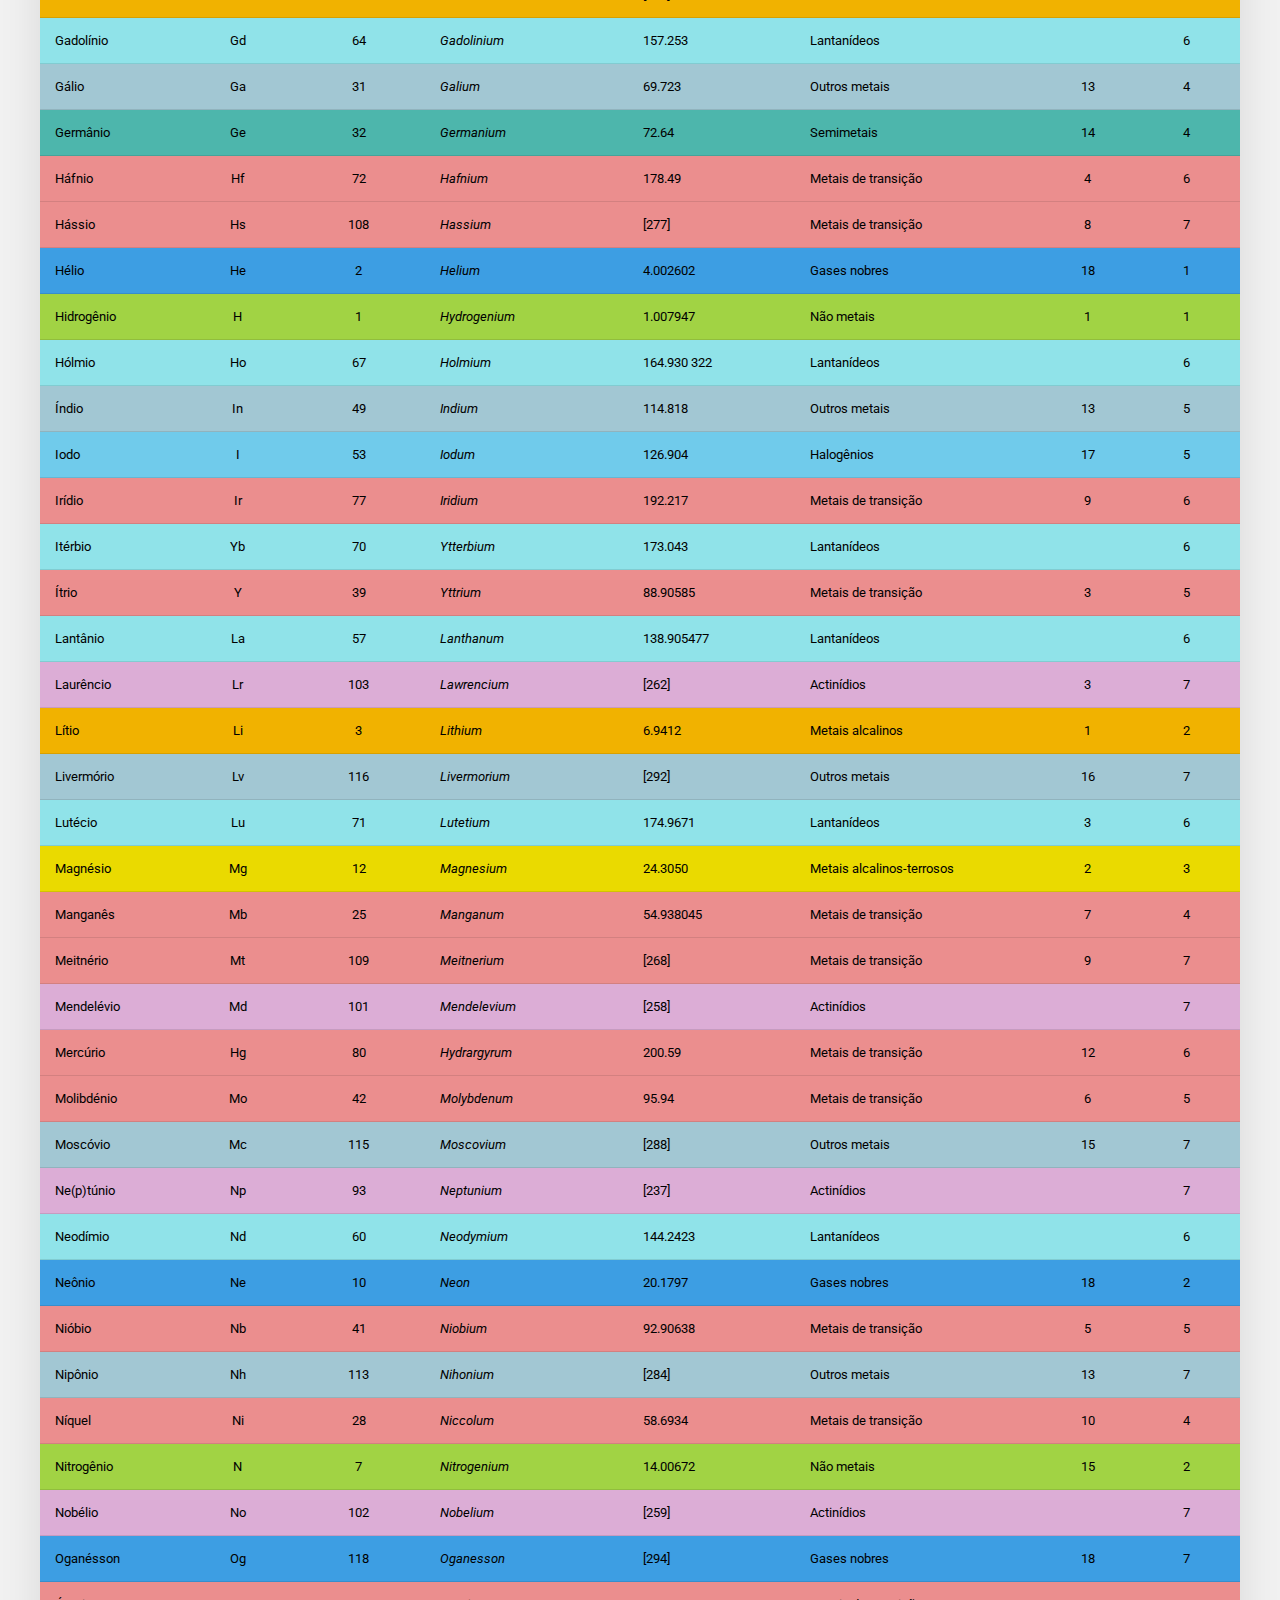
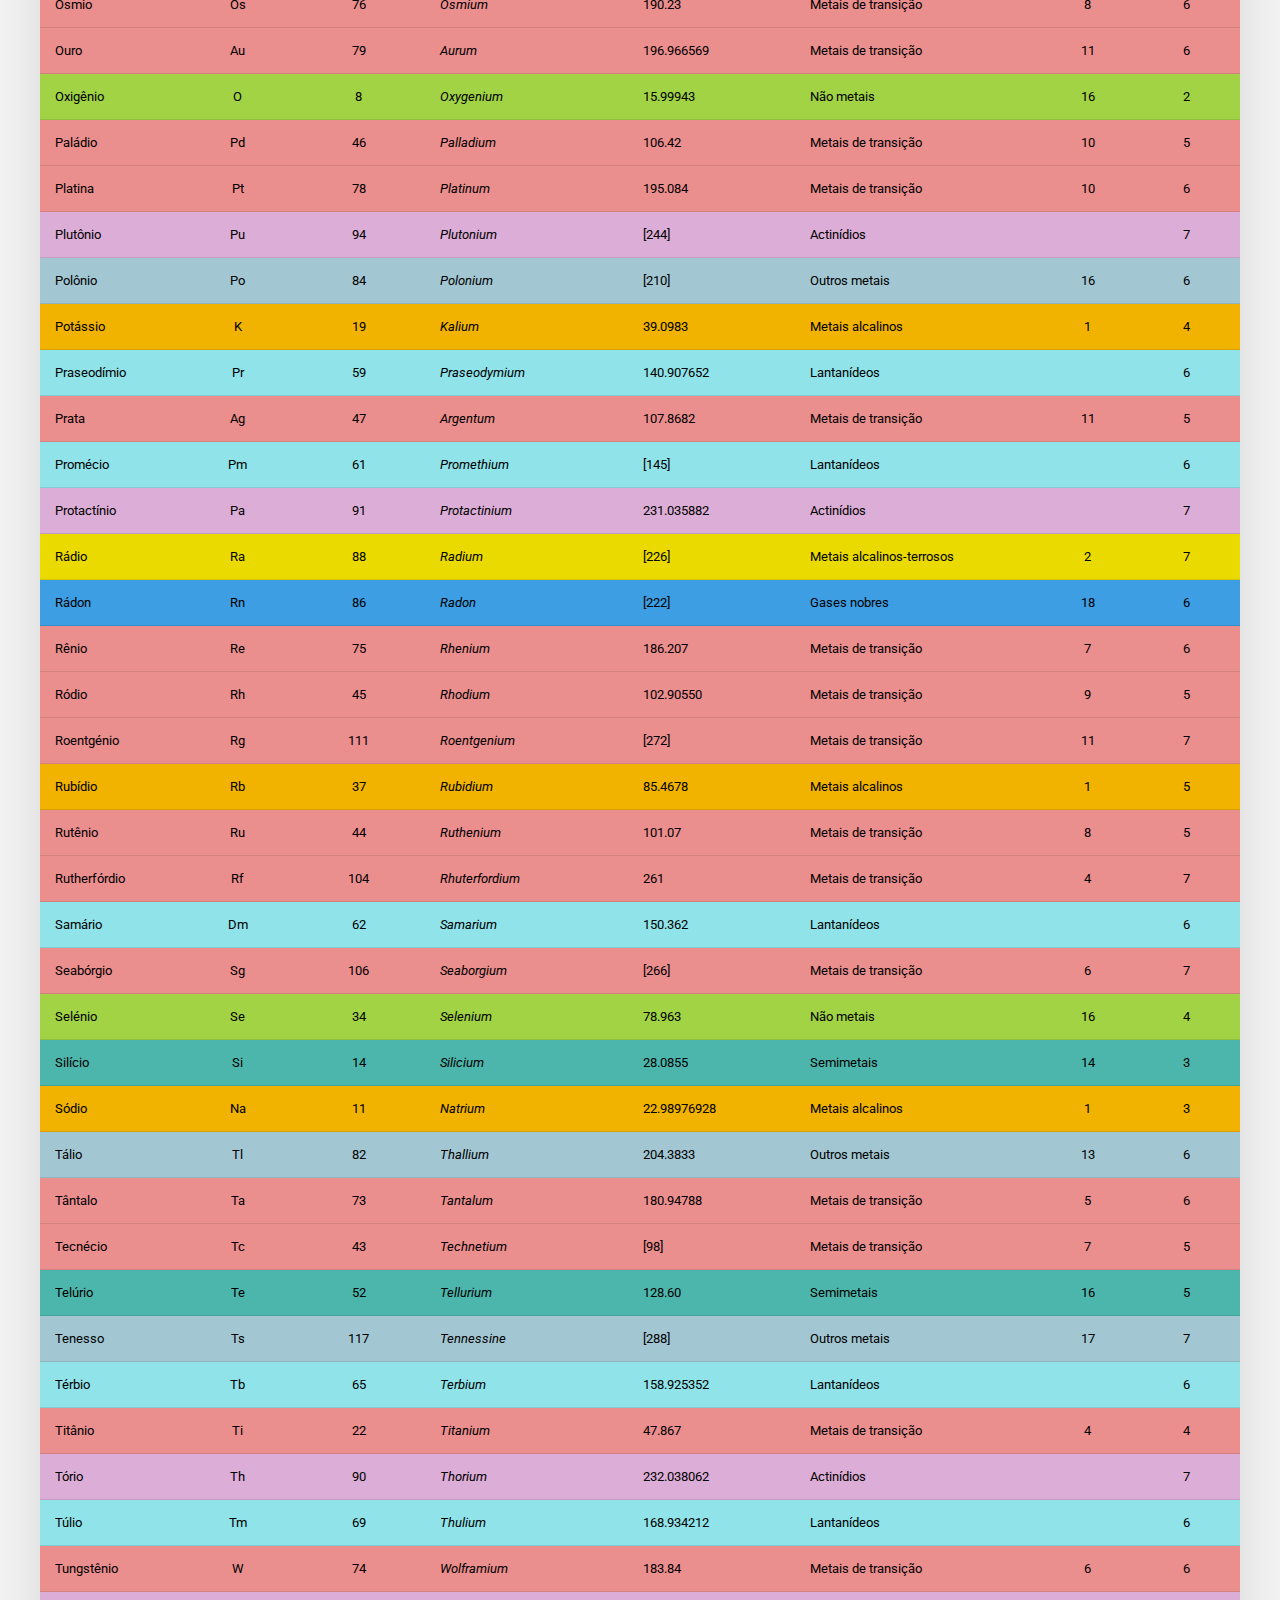
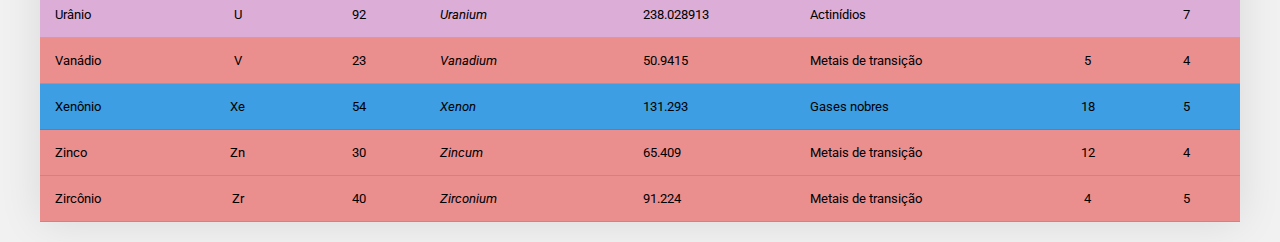
<file: exerciciosDesafios/tabela-periodica/tabela-periodica.html>
<!DOCTYPE html>
<html lang="pt-BR">
<head>
    <meta charset="UTF-8">
    <meta http-equiv="X-UA-Compatible" content="IE=edge">
    <meta name="viewport" content="width=device-width, initial-scale=1.0">
    <link rel="stylesheet" href="style.css">
    <title>Tabela periódica</title>
</head>
<body>
    <div id="topo" class="container">
        <a href="#topo" class="topo">Início</a>
        <h1 class="tabela-titulo centralizado">Tabela Periódica</h1>
        <div class="tabela">
            <a href="#hidrogenio">
                <div class="elemento nao-metal">
                    <div class="numero-atomico">1</div>
                    <div class="simbolo">H</div>
                    <div class="nome">Hidrogênio</div>
                </div>
            </a>
            <div class="elemento vazio"></div>
            <div class="elemento vazio"></div>
            <div class="elemento vazio"></div>
            <div class="elemento vazio"></div>
            <div class="elemento vazio"></div>
            <div class="elemento vazio"></div>
            <div class="elemento vazio"></div>
            <div class="elemento vazio"></div>
            <div class="elemento vazio"></div>
            <div class="elemento vazio"></div>
            <div class="elemento vazio"></div>
            <div class="elemento vazio"></div>
            <div class="elemento vazio"></div>
            <div class="elemento vazio"></div>
            <div class="elemento vazio"></div>
            <div class="elemento vazio"></div>
            <a href="#helio">
                <div class="elemento gas-nobre">
                    <div class="numero-atomico">2</div>
                    <div class="simbolo">He</div>
                    <div class="nome">Hélio</div>
                </div>
            </a>
            <a href="#litio">
                <div class="elemento metal-alcalino">
                    <div class="numero-atomico">3</div>
                    <div class="simbolo">Li</div>
                    <div class="nome">Lítio</div>
                </div>
            </a>
            <a href="#berilio">
                <div class="elemento metal-alcalino-terroso">
                    <div class="numero-atomico">4</div>
                    <div class="simbolo">Be</div>
                    <div class="nome">Berílio</div>
                </div>
            </a>
            <div class="elemento vazio"></div>
            <div class="elemento vazio"></div>
            <div class="elemento vazio"></div>
            <div class="elemento vazio"></div>
            <div class="elemento vazio"></div>
            <div class="elemento vazio"></div>
            <div class="elemento vazio"></div>
            <div class="elemento vazio"></div>
            <div class="elemento vazio"></div>
            <div class="elemento vazio"></div>
            <a href="#boro">
                <div class="elemento semimetal">
                    <div class="numero-atomico">5</div>
                    <div class="simbolo">B</div>
                    <div class="nome">Boro</div>
                </div>
            </a>
            <a href="#carbono">
                <div class="elemento nao-metal">
                    <div class="numero-atomico">6</div>
                    <div class="simbolo">C</div>
                    <div class="nome">Carbono</div>
                </div>
            </a>
            <a href="#nitrogenio">
                <div class="elemento nao-metal">
                    <div class="numero-atomico">7</div>
                    <div class="simbolo">N</div>
                    <div class="nome">Nitrogênio</div>
                </div>
            </a>
            <a href="#oxigenio">
                <div class="elemento nao-metal">
                    <div class="numero-atomico">8</div>
                    <div class="simbolo">O</div>
                    <div class="nome">Oxigênio</div>
                </div>
            </a>
            <a href="#fluor">
                <div class="elemento halogenio">
                    <div class="numero-atomico">9</div>
                    <div class="simbolo">F</div>
                    <div class="nome">Flúor</div>
                </div>
            </a>
            <a href="#neonio">
                <div class="elemento gas-nobre">
                    <div class="numero-atomico">10</div>
                    <div class="simbolo">Ne</div>
                    <div class="nome">Neónio</div>
                </div>
            </a>
            <a href="#sodio">
                <div class="elemento metal-alcalino">
                    <div class="numero-atomico">11</div>
                    <div class="simbolo">Na</div>
                    <div class="nome">Sódio</div>
                </div>
            </a>
            <a href="#magnesio">
                <div class="elemento metal-alcalino-terroso">
                    <div class="numero-atomico">12</div>
                    <div class="simbolo">Mg</div>
                    <div class="nome">Magnésio</div>
                </div>
            </a>
            <div class="elemento vazio"></div>
            <div class="elemento vazio"></div>
            <div class="elemento vazio"></div>
            <div class="elemento vazio"></div>
            <div class="elemento vazio"></div>
            <div class="elemento vazio"></div>
            <div class="elemento vazio"></div>
            <div class="elemento vazio"></div>
            <div class="elemento vazio"></div>
            <div class="elemento vazio"></div>
            <a href="#aluminio">
                <div class="elemento outro-metal">
                    <div class="numero-atomico">13</div>
                    <div class="simbolo">Ai</div>
                    <div class="nome">Alumínio</div>
                </div>
            </a>
            <a href="#silicio">
                <div class="elemento semimetal">
                    <div class="numero-atomico">14</div>
                    <div class="simbolo">Si</div>
                    <div class="nome">Silício</div>
                </div>
            </a>
            <a href="#fosforo">
                <div class="elemento nao-metal">
                    <div class="numero-atomico">15</div>
                    <div class="simbolo">P</div>
                    <div class="nome">Fósforo</div>
                </div>
            </a>
            <a href="#enxofre">
                <div class="elemento nao-metal">
                    <div class="numero-atomico">16</div>
                    <div class="simbolo">S</div>
                    <div class="nome">Enxofre</div>
                </div>
            </a>
            <a href="#cloro">
                <div class="elemento halogenio">
                    <div class="numero-atomico">17</div>
                    <div class="simbolo">Cl</div>
                    <div class="nome">Cloro</div>
                </div>
            </a>
            <a href="#argonio">
                <div class="elemento gas-nobre">
                    <div class="numero-atomico">18</div>
                    <div class="simbolo">Ar</div>
                    <div class="nome">Argónio</div>
                </div>
            </a>
            <a href="#potassio">
                <div class="elemento metal-alcalino">
                    <div class="numero-atomico">19</div>
                    <div class="simbolo">K</div>
                    <div class="nome">Potássio</div>
                </div>
            </a>
            <a href="#calcio">
                <div class="elemento metal-alcalino-terroso">
                    <div class="numero-atomico">20</div>
                    <div class="simbolo">Ca</div>
                    <div class="nome">Cálcio</div>
                </div>
            </a>
            <a href="#escandio">
                <div class="elemento metal-transicao">
                    <div class="numero-atomico">21</div>
                    <div class="simbolo">Sc</div>
                    <div class="nome">Escândio</div>
                </div>
            </a>
            <a href="#titanio">
                <div class="elemento metal-transicao">
                    <div class="numero-atomico">22</div>
                    <div class="simbolo">Ti</div>
                    <div class="nome">Titânio</div>
                </div>
            </a>
            <a href="#vanadio">
                <div class="elemento metal-transicao">
                    <div class="numero-atomico">23</div>
                    <div class="simbolo">V</div>
                    <div class="nome">Vanádio</div>
                </div>
            </a>
            <a href="#cromo">
                <div class="elemento metal-transicao">
                    <div class="numero-atomico">24</div>
                    <div class="simbolo">Cr</div>
                    <div class="nome">Cromo</div>
                </div>
            </a>
            <a href="#manganes">
                <div class="elemento metal-transicao">
                    <div class="numero-atomico">25</div>
                    <div class="simbolo">Mn</div>
                    <div class="nome">Manganês</div>
                </div>
            </a>
            <a href="#ferro">
                <div class="elemento metal-transicao">
                    <div class="numero-atomico">26</div>
                    <div class="simbolo">Fe</div>
                    <div class="nome">Ferro</div>
                </div>
            </a>
            <a href="#cobalto">
                <div class="elemento metal-transicao">
                    <div class="numero-atomico">27</div>
                    <div class="simbolo">Co</div>
                    <div class="nome">Cobalto</div>
                </div>
            </a>
            <a href="#niquel">
                <div class="elemento metal-transicao">
                    <div class="numero-atomico">28</div>
                    <div class="simbolo">Ni</div>
                    <div class="nome">Níquel</div>
                </div>
            </a>
            <a href="#cobre">
                <div class="elemento metal-transicao">
                    <div class="numero-atomico">29</div>
                    <div class="simbolo">Cu</div>
                    <div class="nome">Cobre</div>
                </div>
            </a>
            <a href="#zinco">
                <div class="elemento metal-transicao">
                    <div class="numero-atomico">30</div>
                    <div class="simbolo">Zn</div>
                    <div class="nome">Zinco</div>
                </div>
            </a>
            <a href="#galio">
                <div class="elemento outro-metal">
                    <div class="numero-atomico">31</div>
                    <div class="simbolo">Ga</div>
                    <div class="nome">Gálio</div>
                </div>
            </a>
            <a href="#germanio">
                <div class="elemento semimetal">
                    <div class="numero-atomico">32</div>
                    <div class="simbolo">Ge</div>
                    <div class="nome">Germânio</div>
                </div>
            </a>
            <a href="#arsenio">
                <div class="elemento semimetal">
                    <div class="numero-atomico">33</div>
                    <div class="simbolo">As</div>
                    <div class="nome">Arsênio</div>
                </div>
            </a>
            <a href="#selenio">
                <div class="elemento nao-metal">
                    <div class="numero-atomico">34</div>
                    <div class="simbolo">Se</div>
                    <div class="nome">Selênio</div>
                </div>
            </a>
            <a href="#bromo">
                <div class="elemento halogenio">
                    <div class="numero-atomico">35</div>
                    <div class="simbolo">Br</div>
                    <div class="nome">Bromo</div>
                </div>
            </a>
            <a href="#criptonio">
                <div class="elemento gas-nobre">
                    <div class="numero-atomico">36</div>
                    <div class="simbolo">Kr</div>
                    <div class="nome">Criptônio</div>
                </div>
            </a>
            <a href="#rubidio">
                <div class="elemento metal-alcalino">
                    <div class="numero-atomico">37</div>
                    <div class="simbolo">Rb</div>
                    <div class="nome">Rubídio</div>
                </div>
            </a>
            <a href="#estroncio">
                <div class="elemento metal-alcalino-terroso">
                    <div class="numero-atomico">38</div>
                    <div class="simbolo">Sr</div>
                    <div class="nome">Estrôncio</div>
                </div>
            </a>
            <a href="#itrio">
                <div class="elemento metal-transicao">
                    <div class="numero-atomico">39</div>
                    <div class="simbolo">Y</div>
                    <div class="nome">Ítrio</div>
                </div>
            </a>
            <a href="#zirconio">
                <div class="elemento metal-transicao">
                    <div class="numero-atomico">40</div>
                    <div class="simbolo">Zr</div>
                    <div class="nome">Zircônio</div>
                </div>
            </a>
            <a href="#niobio">
                <div class="elemento metal-transicao">
                    <div class="numero-atomico">41</div>
                    <div class="simbolo">Nb</div>
                    <div class="nome">Nióbio</div>
                </div>
            </a>
            <a href="#molibdenio">
                <div class="elemento metal-transicao">
                    <div class="numero-atomico">42</div>
                    <div class="simbolo">Mo</div>
                    <div class="nome">Molibdênio</div>
                </div>
            </a>
            <a href="#tecnecio">
                <div class="elemento metal-transicao">
                    <div class="numero-atomico">43</div>
                    <div class="simbolo">Tc</div>
                    <div class="nome">Tecnécio</div>
                </div>
            </a>
            <a href="#rutenio">
                <div class="elemento metal-transicao">
                    <div class="numero-atomico">44</div>
                    <div class="simbolo">Ru</div>
                    <div class="nome">Rutênio</div>
                </div>
            </a>
            <a href="#rodio">
                <div class="elemento metal-transicao">
                    <div class="numero-atomico">45</div>
                    <div class="simbolo">Rh</div>
                    <div class="nome">Ródio</div>
                </div>
            </a>
            <a href="#paladio">
                <div class="elemento metal-transicao">
                    <div class="numero-atomico">46</div>
                    <div class="simbolo">Pd</div>
                    <div class="nome">Paládio</div>
                </div>
            </a>
            <a href="#prata">
                <div class="elemento metal-transicao">
                    <div class="numero-atomico">47</div>
                    <div class="simbolo">Ag</div>
                    <div class="nome">Prata</div>
                </div>
            </a>
            <a href="#cadmio">
                <div class="elemento metal-transicao">
                    <div class="numero-atomico">48</div>
                    <div class="simbolo">Cd</div>
                    <div class="nome">Cádmio</div>
                </div>
            </a>
            <a href="#indio">
                <div class="elemento outro-metal">
                    <div class="numero-atomico">49</div>
                    <div class="simbolo">In</div>
                    <div class="nome">Índio</div>
                </div>
            </a>
            <a href="#estanho">
                <div class="elemento outro-metal">
                    <div class="numero-atomico">50</div>
                    <div class="simbolo">Sn</div>
                    <div class="nome">Estanho</div>
                </div>
            </a>
            <a href="#antimonio">
                <div class="elemento semimetal">
                    <div class="numero-atomico">51</div>
                    <div class="simbolo">Sb</div>
                    <div class="nome">Antimônio</div>
                </div>
            </a>
            <a href="#telurio">
                <div class="elemento semimetal">
                    <div class="numero-atomico">52</div>
                    <div class="simbolo">Te</div>
                    <div class="nome">Telúrio</div>
                </div>
            </a>
            <a href="#iodo">
                <div class="elemento halogenio">
                    <div class="numero-atomico">53</div>
                    <div class="simbolo">I</div>
                    <div class="nome">Iodo</div>
                </div>
            </a>
            <a href="#xenonio">
                <div class="elemento gas-nobre">
                    <div class="numero-atomico">54</div>
                    <div class="simbolo">Xe</div>
                    <div class="nome">Xenônio</div>
                </div>
            </a>
            <a href="#cesio">
                <div class="elemento metal-alcalino">
                    <div class="numero-atomico">55</div>
                    <div class="simbolo">Cs</div>
                    <div class="nome">Césio</div>
                </div>
            </a>
            <a href="#bario">
                <div class="elemento metal-alcalino-terroso">
                    <div class="numero-atomico">56</div>
                    <div class="simbolo">Ba</div>
                    <div class="nome">Bário</div>
                </div>
            </a>
            <div class="elemento lantanideo">
                <div class="numero-atomico">57-71</div>
                <div class="simbolo">
                    <img src="images/arrow-down-long-solid.svg" alt="Abaixo" width="15">
                </div>
            </div>
            <a href="#hafnio">
                <div class="elemento metal-transicao">
                    <div class="numero-atomico">72</div>
                    <div class="simbolo">Hf</div>
                    <div class="nome">Háfnio</div>
                </div>
            </a>
            <a href="#tantalo">
                <div class="elemento metal-transicao">
                    <div class="numero-atomico">73</div>
                    <div class="simbolo">Ta</div>
                    <div class="nome">Tântalo</div>
                </div>
            </a>
            <a href="#tungstenio">
                <div class="elemento metal-transicao">
                    <div class="numero-atomico">74</div>
                    <div class="simbolo">W</div>
                    <div class="nome">Tungstênio</div>
                </div>
            </a>
            <a href="#renio">
                <div class="elemento metal-transicao">
                    <div class="numero-atomico">75</div>
                    <div class="simbolo">Re</div>
                    <div class="nome">Rênio</div>
                </div>
            </a>
            <a href="#osmio">
                <div class="elemento metal-transicao">
                    <div class="numero-atomico">76</div>
                    <div class="simbolo">Os</div>
                    <div class="nome">Ósmio</div>
                </div>
            </a>
            <a href="#iridio">
                <div class="elemento metal-transicao">
                    <div class="numero-atomico">77</div>
                    <div class="simbolo">Ir</div>
                    <div class="nome">Irídio</div>
                </div>
            </a>
            <a href="#platina">
                <div class="elemento metal-transicao">
                    <div class="numero-atomico">78</div>
                    <div class="simbolo">Pt</div>
                    <div class="nome">Platina</div>
                </div>
            </a>
            <a href="#ouro">
                <div class="elemento metal-transicao">
                    <div class="numero-atomico">79</div>
                    <div class="simbolo">Au</div>
                    <div class="nome">Ouro</div>
                </div>
            </a>
            <a href="#mercurio">
                <div class="elemento metal-transicao">
                    <div class="numero-atomico">80</div>
                    <div class="simbolo">Hg</div>
                    <div class="nome">Mercúrio</div>
                </div>
            </a>
            <a href="#talio">
                <div class="elemento outro-metal">
                    <div class="numero-atomico">81</div>
                    <div class="simbolo">Tl</div>
                    <div class="nome">Tálio</div>
                </div>
            </a>
            <a href="#chumbo">
                <div class="elemento outro-metal">
                    <div class="numero-atomico">82</div>
                    <div class="simbolo">Pb</div>
                    <div class="nome">Chumbo</div>
                </div>
            </a>
            <a href="#bismuto">
                <div class="elemento outro-metal">
                    <div class="numero-atomico">83</div>
                    <div class="simbolo">Bi</div>
                    <div class="nome">Bismuto</div>
                </div>
            </a>
            <a href="#polonio">
                <div class="elemento semimetal">
                    <div class="numero-atomico">84</div>
                    <div class="simbolo">Po</div>
                    <div class="nome">Polônio</div>
                </div>
            </a>
            <a href="#astato">
                <div class="elemento halogenio">
                    <div class="numero-atomico">85</div>
                    <div class="simbolo">At</div>
                    <div class="nome">Ástato</div>
                </div>
            </a>
            <a href="#radonio">
                <div class="elemento gas-nobre">
                    <div class="numero-atomico">86</div>
                    <div class="simbolo">Rn</div>
                    <div class="nome">Radônio</div>
                </div>
            </a>
            <a href="#francio">
                <div class="elemento metal-alcalino">
                    <div class="numero-atomico">87</div>
                    <div class="simbolo">Fr</div>
                    <div class="nome">Frâncio</div>
                </div>
            </a>
            <a href="#radio">
                <div class="elemento metal-alcalino-terroso">
                    <div class="numero-atomico">88</div>
                    <div class="simbolo">Ra</div>
                    <div class="nome">Rádio</div>
                </div>
            </a>
            <div class="elemento actinidio">
                <div class="numero-atomico">89-103</div>
                <div class="simbolo">
                    <img src="images/arrow-down-long-solid.svg" alt="Abaixo" width="15">
                </div>
            </div>
            <a href="#rutherfordio">
                <div class="elemento metal-transicao">
                    <div class="numero-atomico">104</div>
                    <div class="simbolo">Rf</div>
                    <div class="nome">Rutherfórdio</div>
                </div>
            </a>
            <a href="#dubnio">
                <div class="elemento metal-transicao">
                    <div class="numero-atomico">105</div>
                    <div class="simbolo">Db</div>
                    <div class="nome">Dúbnio</div>
                </div>
            </a>
            <a href="#seaborgio">
                <div class="elemento metal-transicao">
                    <div class="numero-atomico">106</div>
                    <div class="simbolo">Sg</div>
                    <div class="nome">Seabórgio</div>
                </div>
            </a>
            <a href="#bohrio">
                <div class="elemento metal-transicao">
                    <div class="numero-atomico">107</div>
                    <div class="simbolo">Bh</div>
                    <div class="nome">Bóhrio</div>
                </div>
            </a>
            <a href="#hassio">
                <div class="elemento metal-transicao">
                    <div class="numero-atomico">108</div>
                    <div class="simbolo">Hs</div>
                    <div class="nome">Hássio</div>
                </div>
            </a>
            <a href="#meitnerio">
                <div class="elemento metal-transicao">
                    <div class="numero-atomico">109</div>
                    <div class="simbolo">Mt</div>
                    <div class="nome">Meitnério</div>
                </div>
            </a>
            <a href="#darmstadtio">
                <div class="elemento metal-transicao">
                    <div class="numero-atomico">110</div>
                    <div class="simbolo">Ds</div>
                    <div class="nome">Darmstádtio</div>
                </div>
            </a>
            <a href="#roentgenio">
                <div class="elemento metal-transicao">
                    <div class="numero-atomico">111</div>
                    <div class="simbolo">Rg</div>
                    <div class="nome">Roentgênio</div>
                </div>
            </a>
            <a href="#copernicio">
                <div class="elemento metal-transicao">
                    <div class="numero-atomico">112</div>
                    <div class="simbolo">Cn</div>
                    <div class="nome">Copernício</div>
                </div>
            </a>
            <a href="#nihonio">
                <div class="elemento outro-metal">
                    <div class="numero-atomico">113</div>
                    <div class="simbolo">Nh</div>
                    <div class="nome">Nihônio</div>
                </div>
            </a>
            <a href="#flerovio">
                <div class="elemento outro-metal">
                    <div class="numero-atomico">114</div>
                    <div class="simbolo">Fl</div>
                    <div class="nome">Fleróvio</div>
                </div>
            </a>
            <a href="#moscovio">
                <div class="elemento outro-metal">
                    <div class="numero-atomico">115</div>
                    <div class="simbolo">Mc</div>
                    <div class="nome">Moscóvio</div>
                </div>
            </a>
            <a href="#livermorio">
                <div class="elemento outro-metal">
                    <div class="numero-atomico">116</div>
                    <div class="simbolo">Lv</div>
                    <div class="nome">Livermório</div>
                </div>
            </a>
            <a href="#tenesso">
                <div class="elemento halogenio">
                    <div class="numero-atomico">117</div>
                    <div class="simbolo">Ts</div>
                    <div class="nome">Tenesso</div>
                </div>
            </a>
            <a href="#oganessonio">
                <div class="elemento gas-nobre">
                    <div class="numero-atomico">118</div>
                    <div class="simbolo">Og</div>
                    <div class="nome">Oganessônio</div>
                </div>
            </a>
            <div class="separador"></div>
            <div class="elemento vazio"></div>
            <div class="elemento vazio"></div>
            <div class="elemento vazio"></div>
            <a href="#lantanio">
                <div class="elemento lantanideo">
                    <div class="numero-atomico">57</div>
                    <div class="simbolo">La</div>
                    <div class="nome">Lantânio</div>
                </div>
            </a>
            <a href="#cerio">
                <div class="elemento lantanideo">
                    <div class="numero-atomico">58</div>
                    <div class="simbolo">Ce</div>
                    <div class="nome">Cério</div>
                </div>
            </a>
            <a href="#praseodimio">
                <div class="elemento lantanideo">
                    <div class="numero-atomico">59</div>
                    <div class="simbolo">Pr</div>
                    <div class="nome">Praseodímio</div>
                </div>
            </a>
            <a href="#neodimio">
                <div class="elemento lantanideo">
                    <div class="numero-atomico">60</div>
                    <div class="simbolo">Nd</div>
                    <div class="nome">Neodímio</div>
                </div>
            </a>
            <a href="#promecio">
                <div class="elemento lantanideo">
                    <div class="numero-atomico">61</div>
                    <div class="simbolo">Pm</div>
                    <div class="nome">Promécio</div>
                </div>
            </a>
            <a href="#samario">
                <div class="elemento lantanideo">
                    <div class="numero-atomico">62</div>
                    <div class="simbolo">Sm</div>
                    <div class="nome">Samário</div>
                </div>
            </a>
            <a href="#europio">
                <div class="elemento lantanideo">
                    <div class="numero-atomico">63</div>
                    <div class="simbolo">Eu</div>
                    <div class="nome">Európio</div>
                </div>
            </a>
            <a href="#gadolinio">
                <div class="elemento lantanideo">
                    <div class="numero-atomico">64</div>
                    <div class="simbolo">Gd</div>
                    <div class="nome">Gadolínio</div>
                </div>
            </a>
            <a href="#terbio">
                <div class="elemento lantanideo">
                    <div class="numero-atomico">65</div>
                    <div class="simbolo">Tb</div>
                    <div class="nome">Térbio</div>
                </div>
            </a>
            <a href="#disprosio">
                <div class="elemento lantanideo">
                    <div class="numero-atomico">66</div>
                    <div class="simbolo">Dy</div>
                    <div class="nome">Disprósio</div>
                </div>
            </a>
            <a href="#holmio">
                <div class="elemento lantanideo">
                    <div class="numero-atomico">67</div>
                    <div class="simbolo">Ho</div>
                    <div class="nome">Hólmio</div>
                </div>
            </a>
            <a href="#erbio">
                <div class="elemento lantanideo">
                    <div class="numero-atomico">68</div>
                    <div class="simbolo">Er</div>
                    <div class="nome">Érbio</div>
                </div>
            </a>
            <a href="#tulio">
                <div class="elemento lantanideo">
                    <div class="numero-atomico">69</div>
                    <div class="simbolo">Tm</div>
                    <div class="nome">Túlio</div>
                </div>
            </a>
            <a href="#iterbio">
                <div class="elemento lantanideo">
                    <div class="numero-atomico">70</div>
                    <div class="simbolo">Yb</div>
                    <div class="nome">Itérbio</div>
                </div>
            </a>
            <a href="#lutecio">
                <div class="elemento lantanideo">
                    <div class="numero-atomico">71</div>
                    <div class="simbolo">Lu</div>
                    <div class="nome">Lutécio</div>
                </div>
            </a>
            <div class="elemento vazio"></div>
            <div class="elemento vazio"></div>
            <div class="elemento vazio"></div>
            <a href="#actinio">
                <div class="elemento actinidio">
                    <div class="numero-atomico">89</div>
                    <div class="simbolo">Ac</div>
                    <div class="nome">Actínio</div>
                </div>
            </a>
            <a href="#torio">
                <div class="elemento actinidio">
                    <div class="numero-atomico">90</div>
                    <div class="simbolo">Th</div>
                    <div class="nome">Tório</div>
                </div>
            </a>
            <a href="#protactinio">
                <div class="elemento actinidio">
                    <div class="numero-atomico">91</div>
                    <div class="simbolo">Pa</div>
                    <div class="nome">Protactínio</div>
                </div>
            </a>
            <a href="#uranio">
                <div class="elemento actinidio">
                    <div class="numero-atomico">92</div>
                    <div class="simbolo">U</div>
                    <div class="nome">Urânio</div>
                </div>
            </a>
            <a href="#neptunio">
                <div class="elemento actinidio">
                    <div class="numero-atomico">93</div>
                    <div class="simbolo">Np</div>
                    <div class="nome">Neptúnio</div>
                </div>
            </a>
            <a href="#plutonio">
                <div class="elemento actinidio">
                    <div class="numero-atomico">94</div>
                    <div class="simbolo">Pu</div>
                    <div class="nome">Plutônio</div>
                </div>
            </a>
            <a href="#americio">
                <div class="elemento actinidio">
                    <div class="numero-atomico">95</div>
                    <div class="simbolo">Am</div>
                    <div class="nome">Amerício</div>
                </div>
            </a>
            <a href="#curio">
                <div class="elemento actinidio">
                    <div class="numero-atomico">96</div>
                    <div class="simbolo">Cm</div>
                    <div class="nome">Cúrio</div>
                </div>
            </a>
            <a href="#berquelio">
                <div class="elemento actinidio">
                    <div class="numero-atomico">97</div>
                    <div class="simbolo">Bk</div>
                    <div class="nome">Berquélio</div>
                </div>
            </a>
            <a href="#californio">
                <div class="elemento actinidio">
                    <div class="numero-atomico">98</div>
                    <div class="simbolo">Cf</div>
                    <div class="nome">Califórnio</div>
                </div>
            </a>
            <a href="#einstenio">
                <div class="elemento actinidio">
                    <div class="numero-atomico">99</div>
                    <div class="simbolo">Es</div>
                    <div class="nome">Einstênio</div>
                </div>
            </a>
            <a href="#fermio">
                <div class="elemento actinidio">
                    <div class="numero-atomico">100</div>
                    <div class="simbolo">Fm</div>
                    <div class="nome">Férmio</div>
                </div>
            </a>
            <a href="#mendelevio">
                <div class="elemento actinidio">
                    <div class="numero-atomico">101</div>
                    <div class="simbolo">Md</div>
                    <div class="nome">Mendelévio</div>
                </div>
            </a>
            <a href="#nobelio">
                <div class="elemento actinidio">
                    <div class="numero-atomico">102</div>
                    <div class="simbolo">No</div>
                    <div class="nome">Nobélio</div>
                </div>
            </a>
            <a href="#laurencio">
                <div class="elemento actinidio">
                    <div class="numero-atomico">103</div>
                    <div class="simbolo">Lr</div>
                    <div class="nome">Laurêncio</div>
                </div>
            </a>
        </div>
        <h2>LEGENDA</h2>
        <div class="legenda">
            <div class="legenda-detalhes">
                <div class="numero-atomico">Número<br>atômico</div>
                <div class="simbolo">Símbolo</div>
                <div class="nome">Nome</div>
            </div>
            <div class="legenda-cor">
                <ul>
                    <li><div class="quadrado-cor nao-metal"></div>Não metais</li>
                    <li><div class="quadrado-cor metal-alcalino"></div>Metais alcalinos</li>
                    <li><div class="quadrado-cor metal-alcalino-terroso"></div>Metais alcalinos-terrosos</li>
                    <li><div class="quadrado-cor metal-transicao"></div>Metais de transição</li>
                    <li><div class="quadrado-cor outro-metal"></div>Outros metais</li>
                    <li><div class="quadrado-cor semimetal"></div>Semimetais</li>
                    <li><div class="quadrado-cor halogenio"></div>Halogênios</li>
                    <li><div class="quadrado-cor gas-nobre"></div>Gases nobres</li>
                    <li><div class="quadrado-cor lantanideo"></div>Lantanídeos</li>
                    <li><div class="quadrado-cor actinidio"></div>Actiníios</li>
                </ul>
            </div>
        </div>
        <div class="tabela-elementos">
            <table>
                <caption>Lista de elementos químicos</caption>
                <thead>
                    <tr>
                        <th>Nome</th>
                        <th>Símbolo</th>
                        <th>Nº atômico</th>
                        <th>Nome oficial (<i>latim</i>)</th>
                        <th>Massa atômica</th>
                        <th>Série</th>
                        <th>Grupo</th>
                        <th>Período</th>
                    </tr>
                </thead>
                <tbody>
                    <tr id="actinio" class="actinidio">
                        <td>Actínio</td>
                        <td class="centralizado">Ac</td>
                        <td class="centralizado">89</td>
                        <td><i>Actinium</i></td>
                        <td>[227]</td>
                        <td>Actinídios</td>
                        <td class="centralizado"></td>
                        <td class="centralizado">7</td>
                    </tr>
                    <tr id="aluminio" class="outro-metal">
                        <td>Alumínio</td>
                        <td class="centralizado">Al</td>
                        <td class="centralizado">13</td>
                        <td><i>Alumen</i></td>
                        <td>27,0</td>
                        <td>Outros metais</td>
                        <td class="centralizado">13</td>
                        <td class="centralizado">3</td>
                    </tr>
                    <tr id="americio" class="actinidio">
                        <td>Amerício</td>
                        <td class="centralizado">Am</td>
                        <td class="centralizado">95</td>
                        <td><i>Plutonium</i></td>
                        <td>[243]</td>
                        <td>Actinídios</td>
                        <td class="centralizado"></td>
                        <td class="centralizado">7</td>
                    </tr>
                    <tr id="antimonio" class="semimetal">
                        <td>Antimônio</td>
                        <td class="centralizado">Sb</td>
                        <td class="centralizado">51</td>
                        <td><i>Stibium</i></td>
                        <td>121.760</td>
                        <td>Semimetais</td>
                        <td class="centralizado">15</td>
                        <td class="centralizado">5</td>
                    </tr>
                    <tr id="argonio" class="gas-nobre">
                        <td>Argônio</td>
                        <td class="centralizado">Ar</td>
                        <td class="centralizado">18</td>
                        <td><i>Argon</i></td>
                        <td>39.948</td>
                        <td>Gases nobres</td>
                        <td class="centralizado">18</td>
                        <td class="centralizado">3</td>
                    </tr>
                    <tr id="arsenio" class="semimetal">
                        <td>Arsénio</td>
                        <td class="centralizado">As</td>
                        <td class="centralizado">33</td>
                        <td><i>Arsenicum</i></td>
                        <td>74.92160</td>
                        <td>Semimetais</td>
                        <td class="centralizado">15</td>
                        <td class="centralizado">4</td>
                    </tr>
                    <tr id="astato" class="halogenio">
                        <td>Ástato</td>
                        <td class="centralizado">At</td>
                        <td class="centralizado">85</td>
                        <td><i>Astatum</i></td>
                        <td>[210]</td>
                        <td>Halogênios</td>
                        <td class="centralizado">17</td>
                        <td class="centralizado">6</td>
                    </tr>
                    <tr id="bario" class="metal-alcalino-terroso">
                        <td>Bário</td>
                        <td class="centralizado">Ba</td>
                        <td class="centralizado">56</td>
                        <td><i>Barium</i></td>
                        <td>137.327</td>
                        <td>Metais alcalinos-terrosos</td>
                        <td class="centralizado">2</td>
                        <td class="centralizado">6</td>
                    </tr>
                    <tr id="berilio" class="metal-alcalino-terroso">
                        <td>Berílio</td>
                        <td class="centralizado">Be</td>
                        <td class="centralizado">4</td>
                        <td><i>Beryllium</i></td>
                        <td>9.012182</td>
                        <td>Metais alcalinos-terrosos</td>
                        <td class="centralizado">2</td>
                        <td class="centralizado">2</td>
                    </tr>
                    <tr id="berquelio" class="actinidio">
                        <td>Berquélio</td>
                        <td class="centralizado">Bk</td>
                        <td class="centralizado">97</td>
                        <td><i>Berkelium</i></td>
                        <td>[247]</td>
                        <td>Actinídios</td>
                        <td class="centralizado"></td>
                        <td class="centralizado">7</td>
                    </tr>
                    <tr id="bismuto" class="outro-metal">
                        <td>Bismuto</td>
                        <td class="centralizado">Bi</td>
                        <td class="centralizado">83</td>
                        <td><i>Bismuthum</i></td>
                        <td>208.98040</td>
                        <td>Outros metais</td>
                        <td class="centralizado">15</td>
                        <td class="centralizado">6</td>
                    </tr>
                    <tr id="bohrio" class="metal-transicao">
                        <td>Bóhrio</td>
                        <td class="centralizado">Bh</td>
                        <td class="centralizado">107</td>
                        <td><i>Bohrium</i></td>
                        <td>[264]</td>
                        <td>Metais de transição</td>
                        <td class="centralizado">7</td>
                        <td class="centralizado">7</td>
                    </tr>
                    <tr id="boro" class="semimetal">
                        <td>Boro</td>
                        <td class="centralizado">B</td>
                        <td class="centralizado">5</td>
                        <td><i>Borium</i></td>
                        <td>10.811</td>
                        <td>Semimetais</td>
                        <td class="centralizado">13</td>
                        <td class="centralizado">2</td>
                    </tr>
                    <tr id="bromo" class="halogenio">
                        <td>Bromo</td>
                        <td class="centralizado">Br</td>
                        <td class="centralizado">35</td>
                        <td><i>Bromum</i></td>
                        <td>79.904</td>
                        <td>Halogênios</td>
                        <td class="centralizado">17</td>
                        <td class="centralizado">4</td>
                    </tr>
                    <tr id="cadmio" class="metal-transicao">
                        <td>Cádmio</td>
                        <td class="centralizado">Cd</td>
                        <td class="centralizado">48</td>
                        <td><i>Cadmium</i></td>
                        <td>112.411</td>
                        <td>Metais de transição</td>
                        <td class="centralizado">12</td>
                        <td class="centralizado">5</td>
                    </tr>
                    <tr id="calcio" class="metal-alcalino-terroso">
                        <td>Cálcio</td>
                        <td class="centralizado">Ca</td>
                        <td class="centralizado">20</td>
                        <td><i>Calcium</i></td>
                        <td>40.078</td>
                        <td>Metais alcalinos-terrosos</td>
                        <td class="centralizado">2</td>
                        <td class="centralizado">4</td>
                    </tr>
                    <tr id="californio" class="actinidio">
                        <td>Califórnio</td>
                        <td class="centralizado">Cf</td>
                        <td class="centralizado">98</td>
                        <td><i>Californium</i></td>
                        <td>[251]</td>
                        <td>Actinídios</td>
                        <td class="centralizado"></td>
                        <td class="centralizado">7</td>
                    </tr>
                    <tr id="carbono" class="nao-metal">
                        <td>Carbono</td>
                        <td class="centralizado">C</td>
                        <td class="centralizado">6</td>
                        <td><i>Carbonium</i></td>
                        <td>12.01078</td>
                        <td>Não metais</td>
                        <td class="centralizado">14</td>
                        <td class="centralizado">2</td>
                    </tr>
                    <tr id="cerio" class="lantanideo">
                        <td>Cério</td>
                        <td class="centralizado">Ce</td>
                        <td class="centralizado">58</td>
                        <td><i>Cerium</i></td>
                        <td>140.1161</td>
                        <td>Lantanídeos</td>
                        <td class="centralizado"></td>
                        <td class="centralizado">6</td>
                    </tr>
                    <tr id="cesio" class="metal-alcalino">
                        <td>Césio</td>
                        <td class="centralizado">Cs</td>
                        <td class="centralizado">55</td>
                        <td><i>Caesium</i></td>
                        <td>132.9054519</td>
                        <td>Metais alcalinos</td>
                        <td class="centralizado">1</td>
                        <td class="centralizado">6</td>
                    </tr>
                    <tr id="chumbo" class="outro-metal">
                        <td>Chumbo</td>
                        <td class="centralizado">Pb</td>
                        <td class="centralizado">82</td>
                        <td><i>Plumbum</i></td>
                        <td>207.2</td>
                        <td>Outros metais</td>
                        <td class="centralizado">14</td>
                        <td class="centralizado">6</td>
                    </tr>
                    <tr id="cloro" class="halogenio">
                        <td>Cloro</td>
                        <td class="centralizado">Cl</td>
                        <td class="centralizado">17</td>
                        <td><i>Clorum</i></td>
                        <td>35.453</td>
                        <td>Halogênios</td>
                        <td class="centralizado">17</td>
                        <td class="centralizado">3</td>
                    </tr>
                    <tr id="cobalto" class="metal-transicao">
                        <td>Cobalto</td>
                        <td class="centralizado">Co</td>
                        <td class="centralizado">27</td>
                        <td><i>Cobaltum</i></td>
                        <td>58.933195</td>
                        <td>Metais de transição</td>
                        <td class="centralizado">9</td>
                        <td class="centralizado">4</td>
                    </tr>
                    <tr id="cobre" class="metal-transicao">
                        <td>Cobre</td>
                        <td class="centralizado">Cu</td>
                        <td class="centralizado">29</td>
                        <td><i>Cuprum</i></td>
                        <td>63.546</td>
                        <td>Metais de transição</td>
                        <td class="centralizado">11</td>
                        <td class="centralizado">4</td>
                    </tr>
                    <tr id="copernicio" class="metal-transicao">
                        <td>Copernício</td>
                        <td class="centralizado">Cn</td>
                        <td class="centralizado">112</td>
                        <td><i>Copernicium</i></td>
                        <td>[277]</td>
                        <td>Metais de transição</td>
                        <td class="centralizado">12</td>
                        <td class="centralizado">7</td>
                    </tr>
                    <tr id="criptonio" class="gas-nobre">
                        <td>Criptônio</td>
                        <td class="centralizado">Kr</td>
                        <td class="centralizado">36</td>
                        <td><i>Krypton</i></td>
                        <td>83.798</td>
                        <td>Gases nobres</td>
                        <td class="centralizado">18</td>
                        <td class="centralizado">4</td>
                    </tr>
                    <tr id="cromo" class="metal-transicao">
                        <td>Cromo</td>
                        <td class="centralizado">Cr</td>
                        <td class="centralizado">24</td>
                        <td><i>Chromium</i></td>
                        <td>51.9961</td>
                        <td>Metais de transição</td>
                        <td class="centralizado">6</td>
                        <td class="centralizado">4</td>
                    </tr>
                    <tr id="curio" class="actinidio">
                        <td>Cúrio</td>
                        <td class="centralizado">Cm</td>
                        <td class="centralizado">96</td>
                        <td><i>Curium</i></td>
                        <td>[247]</td>
                        <td>Actinídios</td>
                        <td class="centralizado"></td>
                        <td class="centralizado">7</td>
                    </tr>
                    <tr id="darmstacio" class="metal-transicao">
                        <td>Darmstácio</td>
                        <td class="centralizado">Ds</td>
                        <td class="centralizado">110</td>
                        <td><i>Darmstadtium</i></td>
                        <td>[271]</td>
                        <td>Metais de transição</td>
                        <td class="centralizado">10</td>
                        <td class="centralizado">7</td>
                    </tr>
                    <tr id="disprosio" class="lantanideo">
                        <td>Disprósio</td>
                        <td class="centralizado">Dy</td>
                        <td class="centralizado">66</td>
                        <td><i>Dysprosium</i></td>
                        <td>162.5001</td>
                        <td>Lantanídeos</td>
                        <td class="centralizado"></td>
                        <td class="centralizado">6</td>
                    </tr>
                    <tr id="dubnio" class="metal-transicao">
                        <td>Dúbnio</td>
                        <td class="centralizado">Db</td>
                        <td class="centralizado">105</td>
                        <td><i>Dubnium</i></td>
                        <td>[262]</td>
                        <td>Metais de transição</td>
                        <td class="centralizado">5</td>
                        <td class="centralizado">7</td>
                    </tr>
                    <tr id="einstenio" class="actinidio">
                        <td>Einsténio</td>
                        <td class="centralizado">Es</td>
                        <td class="centralizado">99</td>
                        <td><i>Einsteinium</i></td>
                        <td>[252]</td>
                        <td>Actinídios</td>
                        <td class="centralizado"></td>
                        <td class="centralizado">7</td>
                    </tr>
                    <tr id="enxofre" class="nao-metal">
                        <td>Enxofre</td>
                        <td class="centralizado">S</td>
                        <td class="centralizado">16</td>
                        <td><i>Sulphur</i></td>
                        <td>32.0655</td>
                        <td>Não metais</td>
                        <td class="centralizado">16</td>
                        <td class="centralizado">3</td>
                    </tr>
                    <tr id="erbio" class="lantanideo">
                        <td>Érbio</td>
                        <td class="centralizado">Er</td>
                        <td class="centralizado">68</td>
                        <td><i>Erbium</i></td>
                        <td>167.2593</td>
                        <td>Lantanídeos</td>
                        <td class="centralizado"></td>
                        <td class="centralizado">6</td>
                    </tr>
                    <tr id="escandio" class="metal-transicao">
                        <td>Escândio</td>
                        <td class="centralizado">Sc</td>
                        <td class="centralizado">21</td>
                        <td><i>Scandium</i></td>
                        <td>44.955912</td>
                        <td>Metais de transição</td>
                        <td class="centralizado">3</td>
                        <td class="centralizado">4</td>
                    </tr>
                    <tr id="estanho" class="outro-metal">
                        <td>Estanho</td>
                        <td class="centralizado">Sn</td>
                        <td class="centralizado">50</td>
                        <td><i>Stannum</i></td>
                        <td>118.710</td>
                        <td>Outros metais</td>
                        <td class="centralizado">14</td>
                        <td class="centralizado">5</td>
                    </tr>
                    <tr id="estroncio" class="metal-alcalino-terroso">
                        <td>Estrôncio</td>
                        <td class="centralizado">Sr</td>
                        <td class="centralizado">38</td>
                        <td><i>Strontium</i></td>
                        <td>87.62</td>
                        <td>Metais alcalinos-terrosos</td>
                        <td class="centralizado">2</td>
                        <td class="centralizado">5</td>
                    </tr>
                    <tr id="europio" class="lantanideo">
                        <td>Európio</td>
                        <td class="centralizado">Eu</td>
                        <td class="centralizado">63</td>
                        <td><i>Europium</i></td>
                        <td>151.9641</td>
                        <td>Lantanídeos</td>
                        <td class="centralizado"></td>
                        <td class="centralizado">6</td>
                    </tr>
                    <tr id="fermio" class="actinidio">
                        <td>Férmio</td>
                        <td class="centralizado">Fm</td>
                        <td class="centralizado">100</td>
                        <td><i>Fermium</i></td>
                        <td>[257]</td>
                        <td>Actinídios</td>
                        <td class="centralizado"></td>
                        <td class="centralizado">7</td>
                    </tr>
                    <tr id="ferro" class="metal-transicao">
                        <td>Ferro</td>
                        <td class="centralizado">Fe</td>
                        <td class="centralizado">26</td>
                        <td><i>Ferrum</i></td>
                        <td>55.845</td>
                        <td>Metais de transição</td>
                        <td class="centralizado">8</td>
                        <td class="centralizado">4</td>
                    </tr>
                    <tr id="flerovio" class="outro-metal">
                        <td>Fleróvio</td>
                        <td class="centralizado">Fl</td>
                        <td class="centralizado">114</td>
                        <td><i>Flerovium</i></td>
                        <td>[289]</td>
                        <td>Outros metais</td>
                        <td class="centralizado">14</td>
                        <td class="centralizado">7</td>
                    </tr>
                    <tr id="fluor" class="halogenio">
                        <td>Flúor</td>
                        <td class="centralizado">F</td>
                        <td class="centralizado">9</td>
                        <td><i>Fluorum</i></td>
                        <td>18.9984032</td>
                        <td>Halogênios</td>
                        <td class="centralizado">17</td>
                        <td class="centralizado">2</td>
                    </tr>
                    <tr id="fosforo" class="nao-metal">
                        <td>Fósforo</td>
                        <td class="centralizado">P</td>
                        <td class="centralizado">15</td>
                        <td><i>Phosphorus</i></td>
                        <td>30.9737622</td>
                        <td>Não metais</td>
                        <td class="centralizado">15</td>
                        <td class="centralizado">3</td>
                    </tr>
                    <tr id="francio" class="metal-alcalino">
                        <td>Frâncio</td>
                        <td class="centralizado">Fr</td>
                        <td class="centralizado">87</td>
                        <td><i>Francium</i></td>
                        <td>[223]</td>
                        <td>Metais alcalinos</td>
                        <td class="centralizado">1</td>
                        <td class="centralizado">7</td>
                    </tr>
                    <tr id="gadolinio" class="lantanideo">
                        <td>Gadolínio</td>
                        <td class="centralizado">Gd</td>
                        <td class="centralizado">64</td>
                        <td><i>Gadolinium</i></td>
                        <td>157.253</td>
                        <td>Lantanídeos</td>
                        <td class="centralizado"></td>
                        <td class="centralizado">6</td>
                    </tr>
                    <tr id="galio" class="outro-metal">
                        <td>Gálio</td>
                        <td class="centralizado">Ga</td>
                        <td class="centralizado">31</td>
                        <td><i>Galium</i></td>
                        <td>69.723</td>
                        <td>Outros metais</td>
                        <td class="centralizado">13</td>
                        <td class="centralizado">4</td>
                    </tr>
                    <tr id="germanio" class="semimetal">
                        <td>Germânio</td>
                        <td class="centralizado">Ge</td>
                        <td class="centralizado">32</td>
                        <td><i>Germanium</i></td>
                        <td>72.64</td>
                        <td>Semimetais</td>
                        <td class="centralizado">14</td>
                        <td class="centralizado">4</td>
                    </tr>
                    <tr id="hafnio" class="metal-transicao">
                        <td>Háfnio</td>
                        <td class="centralizado">Hf</td>
                        <td class="centralizado">72</td>
                        <td><i>Hafnium</i></td>
                        <td>178.49</td>
                        <td>Metais de transição</td>
                        <td class="centralizado">4</td>
                        <td class="centralizado">6</td>
                    </tr>
                    <tr id="hassio" class="metal-transicao">
                        <td>Hássio</td>
                        <td class="centralizado">Hs</td>
                        <td class="centralizado">108</td>
                        <td><i>Hassium</i></td>
                        <td>[277]</td>
                        <td>Metais de transição</td>
                        <td class="centralizado">8</td>
                        <td class="centralizado">7</td>
                    </tr>
                    <tr id="helio" class="gas-nobre">
                        <td>Hélio</td>
                        <td class="centralizado">He</td>
                        <td class="centralizado">2</td>
                        <td><i>Helium</i></td>
                        <td>4.002602</td>
                        <td>Gases nobres</td>
                        <td class="centralizado">18</td>
                        <td class="centralizado">1</td>
                    </tr>
                    <tr id="hidrogenio" class="nao-metal">
                        <td>Hidrogênio</td>
                        <td class="centralizado">H</td>
                        <td class="centralizado">1</td>
                        <td><i>Hydrogenium</i></td>
                        <td>1.007947</td>
                        <td>Não metais</td>
                        <td class="centralizado">1</td>
                        <td class="centralizado">1</td>
                    </tr>
                    <tr id="holmio" class="lantanideo">
                        <td>Hólmio</td>
                        <td class="centralizado">Ho</td>
                        <td class="centralizado">67</td>
                        <td><i>Holmium</i></td>
                        <td>164.930 322</td>
                        <td>Lantanídeos</td>
                        <td class="centralizado"></td>
                        <td class="centralizado">6</td>
                    </tr>
                    <tr id="indio" class="outro-metal">
                        <td>Índio</td>
                        <td class="centralizado">In</td>
                        <td class="centralizado">49</td>
                        <td><i>Indium</i></td>
                        <td>114.818</td>
                        <td>Outros metais</td>
                        <td class="centralizado">13</td>
                        <td class="centralizado">5</td>
                    </tr>
                    <tr id="iodo" class="halogenio">
                        <td>Iodo</td>
                        <td class="centralizado">I</td>
                        <td class="centralizado">53</td>
                        <td><i>Iodum</i></td>
                        <td>126.904</td>
                        <td>Halogênios</td>
                        <td class="centralizado">17</td>
                        <td class="centralizado">5</td>
                    </tr>
                    <tr id="iridio" class="metal-transicao">
                        <td>Irídio</td>
                        <td class="centralizado">Ir</td>
                        <td class="centralizado">77</td>
                        <td><i>Iridium</i></td>
                        <td>192.217</td>
                        <td>Metais de transição</td>
                        <td class="centralizado">9</td>
                        <td class="centralizado">6</td>
                    </tr>
                    <tr id="iterbio" class="lantanideo">
                        <td>Itérbio</td>
                        <td class="centralizado">Yb</td>
                        <td class="centralizado">70</td>
                        <td><i>Ytterbium</i></td>
                        <td>173.043</td>
                        <td>Lantanídeos</td>
                        <td class="centralizado"></td>
                        <td class="centralizado">6</td>
                    </tr>
                    <tr id="itrio" class="metal-transicao">
                        <td>Ítrio</td>
                        <td class="centralizado">Y</td>
                        <td class="centralizado">39</td>
                        <td><i>Yttrium</i></td>
                        <td>88.90585</td>
                        <td>Metais de transição</td>
                        <td class="centralizado">3</td>
                        <td class="centralizado">5</td>
                    </tr>
                    <tr id="lantanio" class="lantanideo">
                        <td>Lantânio</td>
                        <td class="centralizado">La</td>
                        <td class="centralizado">57</td>
                        <td><i>Lanthanum</i></td>
                        <td>138.905477</td>
                        <td>Lantanídeos</td>
                        <td class="centralizado"></td>
                        <td class="centralizado">6</td>
                    </tr>
                    <tr id="laurencio" class="actinidio">
                        <td>Laurêncio</td>
                        <td class="centralizado">Lr</td>
                        <td class="centralizado">103</td>
                        <td><i>Lawrencium</i></td>
                        <td>[262]</td>
                        <td>Actinídios</td>
                        <td class="centralizado">3</td>
                        <td class="centralizado">7</td>
                    </tr>
                    <tr id="litio" class="metal-alcalino">
                        <td>Lítio</td>
                        <td class="centralizado">Li</td>
                        <td class="centralizado">3</td>
                        <td><i>Lithium</i></td>
                        <td>6.9412</td>
                        <td>Metais alcalinos</td>
                        <td class="centralizado">1</td>
                        <td class="centralizado">2</td>
                    </tr>
                    <tr id="livermorio" class="outro-metal">
                        <td>Livermório</td>
                        <td class="centralizado">Lv</td>
                        <td class="centralizado">116</td>
                        <td><i>Livermorium</i></td>
                        <td>[292]</td>
                        <td>Outros metais</td>
                        <td class="centralizado">16</td>
                        <td class="centralizado">7</td>
                    </tr>
                    <tr id="lutecio" class="lantanideo">
                        <td>Lutécio</td>
                        <td class="centralizado">Lu</td>
                        <td class="centralizado">71</td>
                        <td><i>Lutetium</i></td>
                        <td>174.9671</td>
                        <td>Lantanídeos</td>
                        <td class="centralizado">3</td>
                        <td class="centralizado">6</td>
                    </tr>
                    <tr id="magnesio" class="metal-alcalino-terroso">
                        <td>Magnésio</td>
                        <td class="centralizado">Mg</td>
                        <td class="centralizado">12</td>
                        <td><i>Magnesium</i></td>
                        <td>24.3050</td>
                        <td>Metais alcalinos-terrosos</td>
                        <td class="centralizado">2</td>
                        <td class="centralizado">3</td>
                    </tr>
                    <tr id="manganes" class="metal-transicao">
                        <td>Manganês</td>
                        <td class="centralizado">Mb</td>
                        <td class="centralizado">25</td>
                        <td><i>Manganum</i></td>
                        <td>54.938045</td>
                        <td>Metais de transição</td>
                        <td class="centralizado">7</td>
                        <td class="centralizado">4</td>
                    </tr>
                    <tr id="meitnerio" class="metal-transicao">
                        <td>Meitnério</td>
                        <td class="centralizado">Mt</td>
                        <td class="centralizado">109</td>
                        <td><i>Meitnerium</i></td>
                        <td>[268]</td>
                        <td>Metais de transição</td>
                        <td class="centralizado">9</td>
                        <td class="centralizado">7</td>
                    </tr>
                    <tr id="mendelevio" class="actinidio">
                        <td>Mendelévio</td>
                        <td class="centralizado">Md</td>
                        <td class="centralizado">101</td>
                        <td><i>Mendelevium</i></td>
                        <td>[258]</td>
                        <td>Actinídios</td>
                        <td class="centralizado"></td>
                        <td class="centralizado">7</td>
                    </tr>
                    <tr id="mercurio" class="metal-transicao">
                        <td>Mercúrio</td>
                        <td class="centralizado">Hg</td>
                        <td class="centralizado">80</td>
                        <td><i>Hydrargyrum</i></td>
                        <td>200.59</td>
                        <td>Metais de transição</td>
                        <td class="centralizado">12</td>
                        <td class="centralizado">6</td>
                    </tr>
                    <tr id="molibdenio" class="metal-transicao">
                        <td>Molibdénio</td>
                        <td class="centralizado">Mo</td>
                        <td class="centralizado">42</td>
                        <td><i>Molybdenum</i></td>
                        <td>95.94</td>
                        <td>Metais de transição</td>
                        <td class="centralizado">6</td>
                        <td class="centralizado">5</td>
                    </tr>
                    <tr id="moscovio" class="outro-metal">
                        <td>Moscóvio</td>
                        <td class="centralizado">Mc</td>
                        <td class="centralizado">115</td>
                        <td><i>Moscovium</i></td>
                        <td>[288]</td>
                        <td>Outros metais</td>
                        <td class="centralizado">15</td>
                        <td class="centralizado">7</td>
                    </tr>
                    <tr id="neptunio" class="actinidio">
                        <td>Ne(p)túnio</td>
                        <td class="centralizado">Np</td>
                        <td class="centralizado">93</td>
                        <td><i>Neptunium</i></td>
                        <td>[237]</td>
                        <td>Actinídios</td>
                        <td class="centralizado"></td>
                        <td class="centralizado">7</td>
                    </tr>
                    <tr id="neodimio" class="lantanideo">
                        <td>Neodímio</td>
                        <td class="centralizado">Nd</td>
                        <td class="centralizado">60</td>
                        <td><i>Neodymium</i></td>
                        <td>144.2423</td>
                        <td>Lantanídeos</td>
                        <td class="centralizado"></td>
                        <td class="centralizado">6</td>
                    </tr>
                    <tr id="neonio" class="gas-nobre">
                        <td>Neônio</td>
                        <td class="centralizado">Ne</td>
                        <td class="centralizado">10</td>
                        <td><i>Neon</i></td>
                        <td>20.1797</td>
                        <td>Gases nobres</td>
                        <td class="centralizado">18</td>
                        <td class="centralizado">2</td>
                    </tr>
                    <tr id="niobio" class="metal-transicao">
                        <td>Nióbio</td>
                        <td class="centralizado">Nb</td>
                        <td class="centralizado">41</td>
                        <td><i>Niobium</i></td>
                        <td>92.90638</td>
                        <td>Metais de transição</td>
                        <td class="centralizado">5</td>
                        <td class="centralizado">5</td>
                    </tr>
                    <tr id="niponio" class="outro-metal">
                        <td>Nipônio</td>
                        <td class="centralizado">Nh</td>
                        <td class="centralizado">113</td>
                        <td><i>Nihonium</i></td>
                        <td>[284]</td>
                        <td>Outros metais</td>
                        <td class="centralizado">13</td>
                        <td class="centralizado">7</td>
                    </tr>
                    <tr id="niquel" class="metal-transicao">
                        <td>Níquel</td>
                        <td class="centralizado">Ni</td>
                        <td class="centralizado">28</td>
                        <td><i>Niccolum</i></td>
                        <td>58.6934</td>
                        <td>Metais de transição</td>
                        <td class="centralizado">10</td>
                        <td class="centralizado">4</td>
                    </tr>
                    <tr id="nitrogenio" class="nao-metal">
                        <td>Nitrogênio</td>
                        <td class="centralizado">N</td>
                        <td class="centralizado">7</td>
                        <td><i>Nitrogenium</i></td>
                        <td>14.00672</td>
                        <td>Não metais</td>
                        <td class="centralizado">15</td>
                        <td class="centralizado">2</td>
                    </tr>
                    <tr id="nobelio" class="actinidio">
                        <td>Nobélio</td>
                        <td class="centralizado">No</td>
                        <td class="centralizado">102</td>
                        <td><i>Nobelium</i></td>
                        <td>[259]</td>
                        <td>Actinídios</td>
                        <td class="centralizado"></td>
                        <td class="centralizado">7</td>
                    </tr>
                    <tr id="oganessonio" class="gas-nobre">
                        <td>Oganésson</td>
                        <td class="centralizado">Og</td>
                        <td class="centralizado">118</td>
                        <td><i>Oganesson</i></td>
                        <td>[294]</td>
                        <td>Gases nobres</td>
                        <td class="centralizado">18</td>
                        <td class="centralizado">7</td>
                    </tr>
                    <tr id="osmio" class="metal-transicao">
                        <td>Ósmio</td>
                        <td class="centralizado">Os</td>
                        <td class="centralizado">76</td>
                        <td><i>Osmium</i></td>
                        <td>190.23</td>
                        <td>Metais de transição</td>
                        <td class="centralizado">8</td>
                        <td class="centralizado">6</td>
                    </tr>
                    <tr id="ouro" class="metal-transicao">
                        <td>Ouro</td>
                        <td class="centralizado">Au</td>
                        <td class="centralizado">79</td>
                        <td><i>Aurum</i></td>
                        <td>196.966569</td>
                        <td>Metais de transição</td>
                        <td class="centralizado">11</td>
                        <td class="centralizado">6</td>
                    </tr>
                    <tr id="oxigenio" class="nao-metal">
                        <td>Oxigênio</td>
                        <td class="centralizado">O</td>
                        <td class="centralizado">8</td>
                        <td><i>Oxygenium</i></td>
                        <td>15.99943</td>
                        <td>Não metais</td>
                        <td class="centralizado">16</td>
                        <td class="centralizado">2</td>
                    </tr>
                    <tr id="paladio" class="metal-transicao">
                        <td>Paládio</td>
                        <td class="centralizado">Pd</td>
                        <td class="centralizado">46</td>
                        <td><i>Palladium</i></td>
                        <td>106.42</td>
                        <td>Metais de transição</td>
                        <td class="centralizado">10</td>
                        <td class="centralizado">5</td>
                    </tr>
                    <tr id="platina" class="metal-transicao">
                        <td>Platina</td>
                        <td class="centralizado">Pt</td>
                        <td class="centralizado">78</td>
                        <td><i>Platinum</i></td>
                        <td>195.084</td>
                        <td>Metais de transição</td>
                        <td class="centralizado">10</td>
                        <td class="centralizado">6</td>
                    </tr>
                    <tr id="plutonio" class="actinidio">
                        <td>Plutônio</td>
                        <td class="centralizado">Pu</td>
                        <td class="centralizado">94</td>
                        <td><i>Plutonium</i></td>
                        <td>[244]</td>
                        <td>Actinídios</td>
                        <td class="centralizado"></td>
                        <td class="centralizado">7</td>
                    </tr>
                    <tr id="polonio" class="outro-metal">
                        <td>Polônio</td>
                        <td class="centralizado">Po</td>
                        <td class="centralizado">84</td>
                        <td><i>Polonium</i></td>
                        <td>[210]</td>
                        <td>Outros metais</td>
                        <td class="centralizado">16</td>
                        <td class="centralizado">6</td>
                    </tr>
                    <tr id="potassio" class="metal-alcalino">
                        <td>Potássio</td>
                        <td class="centralizado">K</td>
                        <td class="centralizado">19</td>
                        <td><i>Kalium</i></td>
                        <td>39.0983</td>
                        <td>Metais alcalinos</td>
                        <td class="centralizado">1</td>
                        <td class="centralizado">4</td>
                    </tr>
                    <tr id="praseodimio" class="lantanideo">
                        <td>Praseodímio</td>
                        <td class="centralizado">Pr</td>
                        <td class="centralizado">59</td>
                        <td><i>Praseodymium</i></td>
                        <td>140.907652</td>
                        <td>Lantanídeos</td>
                        <td class="centralizado"></td>
                        <td class="centralizado">6</td>
                    </tr>
                    <tr id="prata" class="metal-transicao">
                        <td>Prata</td>
                        <td class="centralizado">Ag</td>
                        <td class="centralizado">47</td>
                        <td><i>Argentum</i></td>
                        <td>107.8682</td>
                        <td>Metais de transição</td>
                        <td class="centralizado">11</td>
                        <td class="centralizado">5</td>
                    </tr>
                    <tr id="promecio" class="lantanideo">
                        <td>Promécio</td>
                        <td class="centralizado">Pm</td>
                        <td class="centralizado">61</td>
                        <td><i>Promethium</i></td>
                        <td>[145]</td>
                        <td>Lantanídeos</td>
                        <td class="centralizado"></td>
                        <td class="centralizado">6</td>
                    </tr>
                    <tr id="protactinio" class="actinidio">
                        <td>Protactínio</td>
                        <td class="centralizado">Pa</td>
                        <td class="centralizado">91</td>
                        <td><i>Protactinium</i></td>
                        <td>231.035882</td>
                        <td>Actinídios</td>
                        <td class="centralizado"></td>
                        <td class="centralizado">7</td>
                    </tr>
                    <tr id="radio" class="metal-alcalino-terroso">
                        <td>Rádio</td>
                        <td class="centralizado">Ra</td>
                        <td class="centralizado">88</td>
                        <td><i>Radium</i></td>
                        <td>[226]</td>
                        <td>Metais alcalinos-terrosos</td>
                        <td class="centralizado">2</td>
                        <td class="centralizado">7</td>
                    </tr>
                    <tr id="radon" class="gas-nobre">
                        <td>Rádon</td>
                        <td class="centralizado">Rn</td>
                        <td class="centralizado">86</td>
                        <td><i>Radon</i></td>
                        <td>[222]</td>
                        <td>Gases nobres</td>
                        <td class="centralizado">18</td>
                        <td class="centralizado">6</td>
                    </tr>
                    <tr id="renio" class="metal-transicao">
                        <td>Rênio</td>
                        <td class="centralizado">Re</td>
                        <td class="centralizado">75</td>
                        <td><i>Rhenium</i></td>
                        <td>186.207</td>
                        <td>Metais de transição</td>
                        <td class="centralizado">7</td>
                        <td class="centralizado">6</td>
                    </tr>
                    <tr id="rodio" class="metal-transicao">
                        <td>Ródio</td>
                        <td class="centralizado">Rh</td>
                        <td class="centralizado">45</td>
                        <td><i>Rhodium</i></td>
                        <td>102.90550</td>
                        <td>Metais de transição</td>
                        <td class="centralizado">9</td>
                        <td class="centralizado">5</td>
                    </tr>
                    <tr id="roentgenio" class="metal-transicao">
                        <td>Roentgénio</td>
                        <td class="centralizado">Rg</td>
                        <td class="centralizado">111</td>
                        <td><i>Roentgenium</i></td>
                        <td>[272]</td>
                        <td>Metais de transição</td>
                        <td class="centralizado">11</td>
                        <td class="centralizado">7</td>
                    </tr>
                    <tr id="rubidio" class="metal-alcalino">
                        <td>Rubídio</td>
                        <td class="centralizado">Rb</td>
                        <td class="centralizado">37</td>
                        <td><i>Rubidium</i></td>
                        <td>85.4678</td>
                        <td>Metais alcalinos</td>
                        <td class="centralizado">1</td>
                        <td class="centralizado">5</td>
                    </tr>
                    <tr id="rutenio" class="metal-transicao">
                        <td>Rutênio</td>
                        <td class="centralizado">Ru</td>
                        <td class="centralizado">44</td>
                        <td><i>Ruthenium</i></td>
                        <td>101.07</td>
                        <td>Metais de transição</td>
                        <td class="centralizado">8</td>
                        <td class="centralizado">5</td>
                    </tr>
                    <tr id="rutherfordio" class="metal-transicao">
                        <td>Rutherfórdio</td>
                        <td class="centralizado">Rf</td>
                        <td class="centralizado">104</td>
                        <td><i>Rhuterfordium</i></td>
                        <td>261</td>
                        <td>Metais de transição</td>
                        <td class="centralizado">4</td>
                        <td class="centralizado">7</td>
                    </tr>
                    <tr id="samario" class="lantanideo">
                        <td>Samário</td>
                        <td class="centralizado">Dm</td>
                        <td class="centralizado">62</td>
                        <td><i>Samarium</i></td>
                        <td>150.362</td>
                        <td>Lantanídeos</td>
                        <td class="centralizado"></td>
                        <td class="centralizado">6</td>
                    </tr>
                    <tr id="seaborgio" class="metal-transicao">
                        <td>Seabórgio</td>
                        <td class="centralizado">Sg</td>
                        <td class="centralizado">106</td>
                        <td><i>Seaborgium</i></td>
                        <td>[266]</td>
                        <td>Metais de transição</td>
                        <td class="centralizado">6</td>
                        <td class="centralizado">7</td>
                    </tr>
                    <tr id="selenio" class="nao-metal">
                        <td>Selénio</td>
                        <td class="centralizado">Se</td>
                        <td class="centralizado">34</td>
                        <td><i>Selenium</i></td>
                        <td>78.963</td>
                        <td>Não metais</td>
                        <td class="centralizado">16</td>
                        <td class="centralizado">4</td>
                    </tr>
                    <tr id="silicio" class="semimetal">
                        <td>Silício</td>
                        <td class="centralizado">Si</td>
                        <td class="centralizado">14</td>
                        <td><i>Silicium</i></td>
                        <td>28.0855</td>
                        <td>Semimetais</td>
                        <td class="centralizado">14</td>
                        <td class="centralizado">3</td>
                    </tr>
                    <tr id="sodio" class="metal-alcalino">
                        <td>Sódio</td>
                        <td class="centralizado">Na</td>
                        <td class="centralizado">11</td>
                        <td><i>Natrium</i></td>
                        <td>22.98976928</td>
                        <td>Metais alcalinos</td>
                        <td class="centralizado">1</td>
                        <td class="centralizado">3</td>
                    </tr>
                    <tr id="talio" class="outro-metal">
                        <td>Tálio</td>
                        <td class="centralizado">Tl</td>
                        <td class="centralizado">82</td>
                        <td><i>Thallium</i></td>
                        <td>204.3833</td>
                        <td>Outros metais</td>
                        <td class="centralizado">13</td>
                        <td class="centralizado">6</td>
                    </tr>
                    <tr id="tantalo" class="metal-transicao">
                        <td>Tântalo</td>
                        <td class="centralizado">Ta</td>
                        <td class="centralizado">73</td>
                        <td><i>Tantalum</i></td>
                        <td>180.94788</td>
                        <td>Metais de transição</td>
                        <td class="centralizado">5</td>
                        <td class="centralizado">6</td>
                    </tr>
                    <tr id="tecnecio" class="metal-transicao">
                        <td>Tecnécio</td>
                        <td class="centralizado">Tc</td>
                        <td class="centralizado">43</td>
                        <td><i>Technetium</i></td>
                        <td>[98]</td>
                        <td>Metais de transição</td>
                        <td class="centralizado">7</td>
                        <td class="centralizado">5</td>
                    </tr>
                    <tr id="telurio" class="semimetal">
                        <td>Telúrio</td>
                        <td class="centralizado">Te</td>
                        <td class="centralizado">52</td>
                        <td><i>Tellurium</i></td>
                        <td>128.60</td>
                        <td>Semimetais</td>
                        <td class="centralizado">16</td>
                        <td class="centralizado">5</td>
                    </tr>
                    <tr id="tenesso" class="outro-metal">
                        <td>Tenesso</td>
                        <td class="centralizado">Ts</td>
                        <td class="centralizado">117</td>
                        <td><i>Tennessine</i></td>
                        <td>[288]</td>
                        <td>Outros metais</td>
                        <td class="centralizado">17</td>
                        <td class="centralizado">7</td>
                    </tr>
                    <tr id="terbio" class="lantanideo">
                        <td>Térbio</td>
                        <td class="centralizado">Tb</td>
                        <td class="centralizado">65</td>
                        <td><i>Terbium</i></td>
                        <td>158.925352</td>
                        <td>Lantanídeos</td>
                        <td class="centralizado"></td>
                        <td class="centralizado">6</td>
                    </tr>
                    <tr id="titanio" class="metal-transicao">
                        <td>Titânio</td>
                        <td class="centralizado">Ti</td>
                        <td class="centralizado">22</td>
                        <td><i>Titanium</i></td>
                        <td>47.867</td>
                        <td>Metais de transição</td>
                        <td class="centralizado">4</td>
                        <td class="centralizado">4</td>
                    </tr>
                    <tr id="torio" class="actinidio">
                        <td>Tório</td>
                        <td class="centralizado">Th</td>
                        <td class="centralizado">90</td>
                        <td><i>Thorium</i></td>
                        <td>232.038062</td>
                        <td>Actinídios</td>
                        <td class="centralizado"></td>
                        <td class="centralizado">7</td>
                    </tr>
                    <tr id="tulio" class="lantanideo">
                        <td>Túlio</td>
                        <td class="centralizado">Tm</td>
                        <td class="centralizado">69</td>
                        <td><i>Thulium</i></td>
                        <td>168.934212</td>
                        <td>Lantanídeos</td>
                        <td class="centralizado"></td>
                        <td class="centralizado">6</td>
                    </tr>
                    <tr id="tungstenio" class="metal-transicao">
                        <td>Tungstênio</td>
                        <td class="centralizado">W</td>
                        <td class="centralizado">74</td>
                        <td><i>Wolframium</i></td>
                        <td>183.84</td>
                        <td>Metais de transição</td>
                        <td class="centralizado">6</td>
                        <td class="centralizado">6</td>
                    </tr>
                    <tr id="uranio" class="actinidio">
                        <td>Urânio</td>
                        <td class="centralizado">U</td>
                        <td class="centralizado">92</td>
                        <td><i>Uranium</i></td>
                        <td>238.028913</td>
                        <td>Actinídios</td>
                        <td class="centralizado"></td>
                        <td class="centralizado">7</td>
                    </tr>
                    <tr id="vanadio" class="metal-transicao">
                        <td>Vanádio</td>
                        <td class="centralizado">V</td>
                        <td class="centralizado">23</td>
                        <td><i>Vanadium</i></td>
                        <td>50.9415</td>
                        <td>Metais de transição</td>
                        <td class="centralizado">5</td>
                        <td class="centralizado">4</td>
                    </tr>
                    <tr id="xenonio" class="gas-nobre">
                        <td>Xenônio</td>
                        <td class="centralizado">Xe</td>
                        <td class="centralizado">54</td>
                        <td><i>Xenon</i></td>
                        <td>131.293</td>
                        <td>Gases nobres</td>
                        <td class="centralizado">18</td>
                        <td class="centralizado">5</td>
                    </tr>
                    <tr id="zinco" class="metal-transicao">
                        <td>Zinco</td>
                        <td class="centralizado">Zn</td>
                        <td class="centralizado">30</td>
                        <td><i>Zincum</i></td>
                        <td>65.409</td>
                        <td>Metais de transição</td>
                        <td class="centralizado">12</td>
                        <td class="centralizado">4</td>
                    </tr>
                    <tr id="zirconio" class="metal-transicao">
                        <td>Zircônio</td>
                        <td class="centralizado">Zr</td>
                        <td class="centralizado">40</td>
                        <td><i>Zirconium</i></td>
                        <td>91.224</td>
                        <td>Metais de transição</td>
                        <td class="centralizado">4</td>
                        <td class="centralizado">5</td>
                    </tr>
                </tbody>
            </table>
        </div>
    </div>
</body>
</html>
</file>
<file: desenvolvidosAula/aula_06-07/style.css>
.lampada {
    margin-left: 20px;
}

.dia-semana {
    font-weight: bold;
    color: tomato;
    text-transform:uppercase;
}
</file>
<file: exerciciosDesafios/front-end-02/exercicio/estilo.css>
.container {
    height: 300px;
    width: 400px;
}

.elemento {
    width: 100px;
    height: 50px;
}
</file>
<file: exerciciosDesafios/front-end-03/resolvido/style.css>
table tbody th {
    width: 25%;
}
</file>
<file: desenvolvidosAula/aula_22-06/estilo.css>
@import url('https://fonts.googleapis.com/css2?family=Roboto+Mono&display=swap');

* {
    margin: 0;
    padding: 0;
    font-family: 'Roboto Mono', monospace;
}

body {
    height: 200vh;
}


/* Estilo para o arquivo posicionamento.html */

.adesivo {
    width: 500px;
    height: 50px;
    background-color: tomato;
    margin: 30px auto;
    position: sticky;
    top: 10px;
    text-align: center;
    line-height: 50px;
    z-index: 1;
}

.pai {
    width: 400px;
    height: 400px;
    border: 2px solid black;
    margin: 20px auto;
    background-color: white;
    position: relative;
}

.filho1 {
    text-align: center;
    color: white;
    width: 200px;
    height: 200px;
    background-color: blue;
    position: absolute;
    bottom: 0;
    right: 0;
    line-height: 200px;
}

.filho2 {
    text-align: center;
    color: white;
    width: 200px;
    height: 200px;
    background-color: red;
    position: relative;
    left: 50px;
    top: 25px;
    line-height: 200px;
    z-index: 2;
}




/* Estilo para o arquivo exibicao.html */

.container {
    background-color: yellow;
    height: 400px;
    display: flex;
    justify-content:center;
    flex-wrap: wrap;
}

.div {
    background-color: red;
    text-align: right;
    margin: 10px;
    height: 100px;
    width: 200px;
    border: 1px solid black;
}
</file>
<file: desenvolvidosAula/aula_25-06/style.css>
@import url('https://fonts.googleapis.com/css2?family=Titillium+Web:wght@200;300;400;700&display=swap');

* {
    margin: 0;
    padding: 0;
    font-family: 'Titillium Web', sans-serif;
}

table {
    margin: 40px auto;
    border-collapse: collapse;
    min-width: 900px;
    box-shadow: 0px 0px 20px rgba(0, 0, 0, .25);
}

table caption {
    font-size: 2.5em;
    margin-bottom: 20px;
    font-weight: 200;
    text-align: left;
}

.font-bold {
    font-weight: 700;
}

table thead {
    background-color: #e10600;
    color: white;
}

table th,
table td {
    padding: 15px 8px;
}

table tr {
    border: 1px solid #ddd;
}

table tbody td:nth-child(1),
table tbody td:nth-child(5) {
    text-align: center;
}

table .classe-tabela tr:hover {
    background-color: #15151e;
    color: white;
    cursor: pointer;
}

table tbody tr:nth-last-of-type(odd) {
    background-color: #f1f1f1;
}

table tbody tr:last-of-type {
    border-bottom: 1px solid #e10600;
}

tfoot {
    display: none;
}
</file>
<file: exerciciosDesafios/tabela-periodica/style.css>
@import url('https://fonts.googleapis.com/css2?family=Roboto:wght@100;300;400;500;700&display=swap');

* {
    margin: 0;
    padding: 0;
    font-family: 'Roboto', sans-serif;
    scroll-behavior: smooth;
}

body {
    background-color: #f1f1f1;
}

.centralizado {
    text-align: center;
}

a {
    text-decoration: none;
    color: inherit;
}

.container {
    background-color: white;
    width: 1200px;
    margin: 0px auto;
    box-shadow: 0px 0px 40px rgba(0, 0, 0, .1);
}

.topo {
    position: fixed;
    width: 80px;
    height:40px;
    right: 40px;
    bottom: 20px;
    font-size: .9em;
    border-radius: 50px;
    text-transform: uppercase;
    text-align: center;
    line-height: 40px;
    background-color: #dee2e6;
    border: 1px solid #ced4da;
}

.topo:hover {
    background-color: #ced4da;
}

.tabela-titulo {
    font-weight: 300;
    font-size: 1.5em;
    margin-top: 10px;
    text-transform: uppercase;
    padding: 25px 0;
    background-color: #e9ecef;
}

.tabela {
    display: flex;
    flex-wrap: wrap;
    width: 1170px;
    margin: 40px auto;
}

.separador {
    height: 25px;
    width: 100%;
}

.elemento {
    width: 55px;
    height: 55px;
    padding: 2px;
    margin: 2px;
    border-radius: 3px;
    border: 1px solid;

}

.elemento:hover {
    cursor: pointer;
    -moz-transform: scale(1.5);
	-webkit-transform: scale(1.5);
	transform: scale(1.5);
}

.vazio {
    border-color: rgba(0, 0, 0, 0);
    cursor: inherit !important;
}

.numero-atomico {
    text-align: right;
    font-size: .6em;
}

.simbolo {
    text-align: center;
    font-weight: 700;
    font-size: 1.3em;
}

.elemento .simbolo img {
    margin-top: 7px;
}

.nome {
    text-align: center;
    font-size: .6em;
}

.massa {
    text-align: center;
    font-size: .5em;
    display: none;
}

.nao-metal {
    background-color: #a1d344;
    border-color: #91bd3d;
}

.metal-alcalino {
    background-color: #f1b200;
    border-color: #d8a000;
}

.metal-alcalino-terroso {
    background-color: #eada00;
    border-color: #d2c400;
}

.metal-transicao {
    background-color: #eb8e8e;
    border-color: #d38080;
}

.outro-metal {
    background-color: #a2c7d3;
    border-color: #91b3bd;
}

.semimetal {
    background-color: #4db6ac;
    border-color: #45a39a;
}

.halogenio {
    background-color: #70cbeb;
    border-color: #65b6d3;
}

.gas-nobre {
    background-color: #3d9ee3;
    border-color: #378ecc;
}

.lantanideo {
    background-color: #90e3e9;
    border-color: #81ccd1;
}

.actinidio {
    background-color: #dcadd6;
    border-color: #c69bc0;
}

h2 {
    font-size: .9em;
    font-weight: 400;
    letter-spacing: .1rem;
    text-align: center;
    padding: 5px 0;
    background-color: #e9ecef;
    border: 1px solid #e9ecef;
    width: 1000px;
    margin: 50px auto 0 auto;
    text-indent: 20px;
}

.legenda {
    display: flex;
    justify-content: center;
    border: 1px solid #e9ecef;
    width: 970px;
    margin: 0 auto;
    padding: 15px;
    background-color: #f8f9fa;
}

.legenda-detalhes {
    width: 130px;
    height: 130px;
    border-radius: 8px;
    margin-right: 40px;    
    border: 1px solid #CCC;
    background-color: white;
    position: relative;
}

.legenda-detalhes > .numero-atomico {
    font-size: .8em;
    margin: 8px;
    line-height: 13px;
}

.legenda-detalhes > .simbolo {
    font-size: 1.8em;
    margin-top: 15px;
    margin-bottom: 3px;
}

.legenda-detalhes > .nome {
    font-size: 1.1em;
}

.legenda-cor {
    width: 800px;
    font-size: .8em;
    font-weight: 300;
    margin-top: 20px;
}

.legenda-cor ul {
    display: grid;
    grid-template-columns: 25% 25% 25% 25%;
    margin-top: 5px;
    margin-bottom: 5px;
}

.legenda-cor ul li {
    list-style: none;
    margin: 3px;
}

.quadrado-cor {
    display: inline-block;
    width: 20px;
    height: 20px;
    margin-left: 5px;
    margin-right: 5px;
    vertical-align: bottom;
    border-radius: 3px;
}

table {
    min-width: 1200px;
    margin: 90px auto 20px auto;
    border-collapse: collapse;
}

table caption {
    font-weight: 300;
    font-size: 1.5em;
    text-transform: uppercase;
    padding: 25px 0;
}

table th,
table td {
    padding: 15px 15px;
}

table thead {
    background-color: #e9ecef;
    font-size: .8em;
}

table tbody tr {
    border-bottom: 1px solid #dddddd;
    font-size: .8em;
}
</file>
